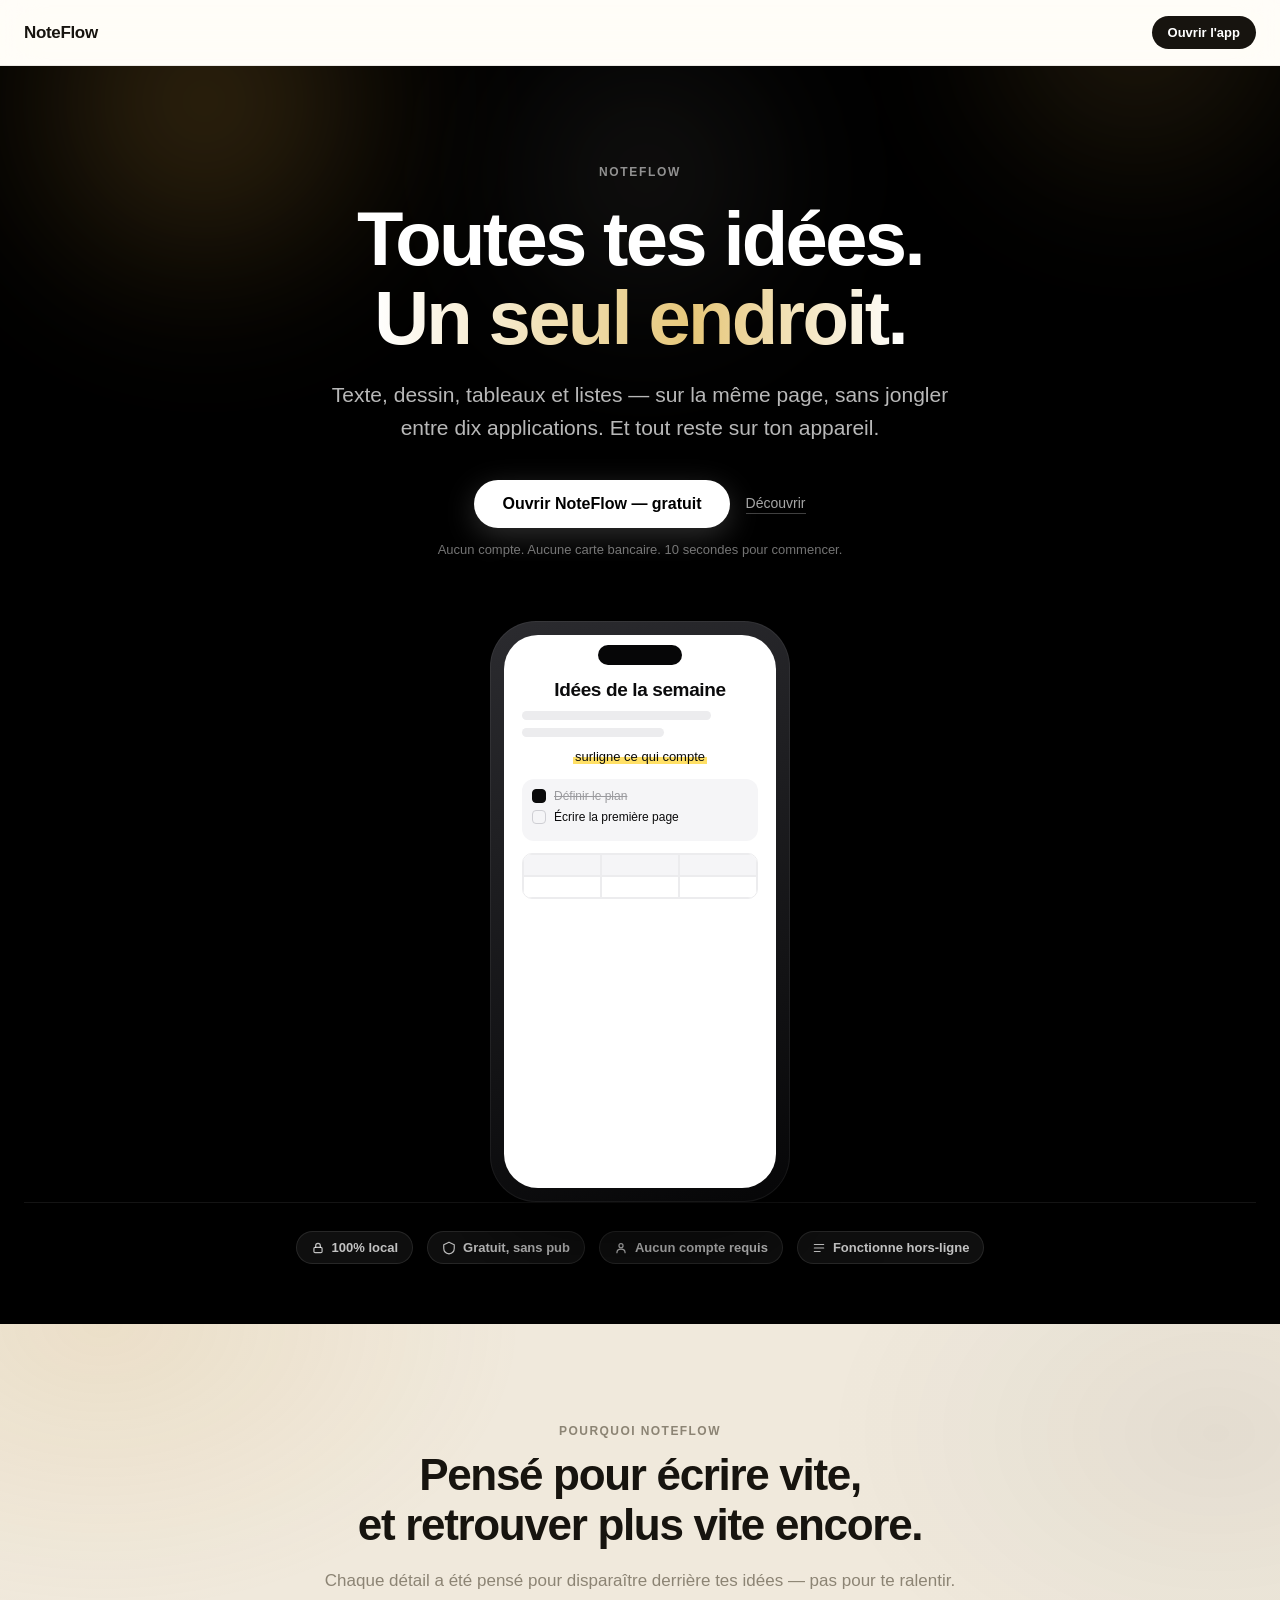
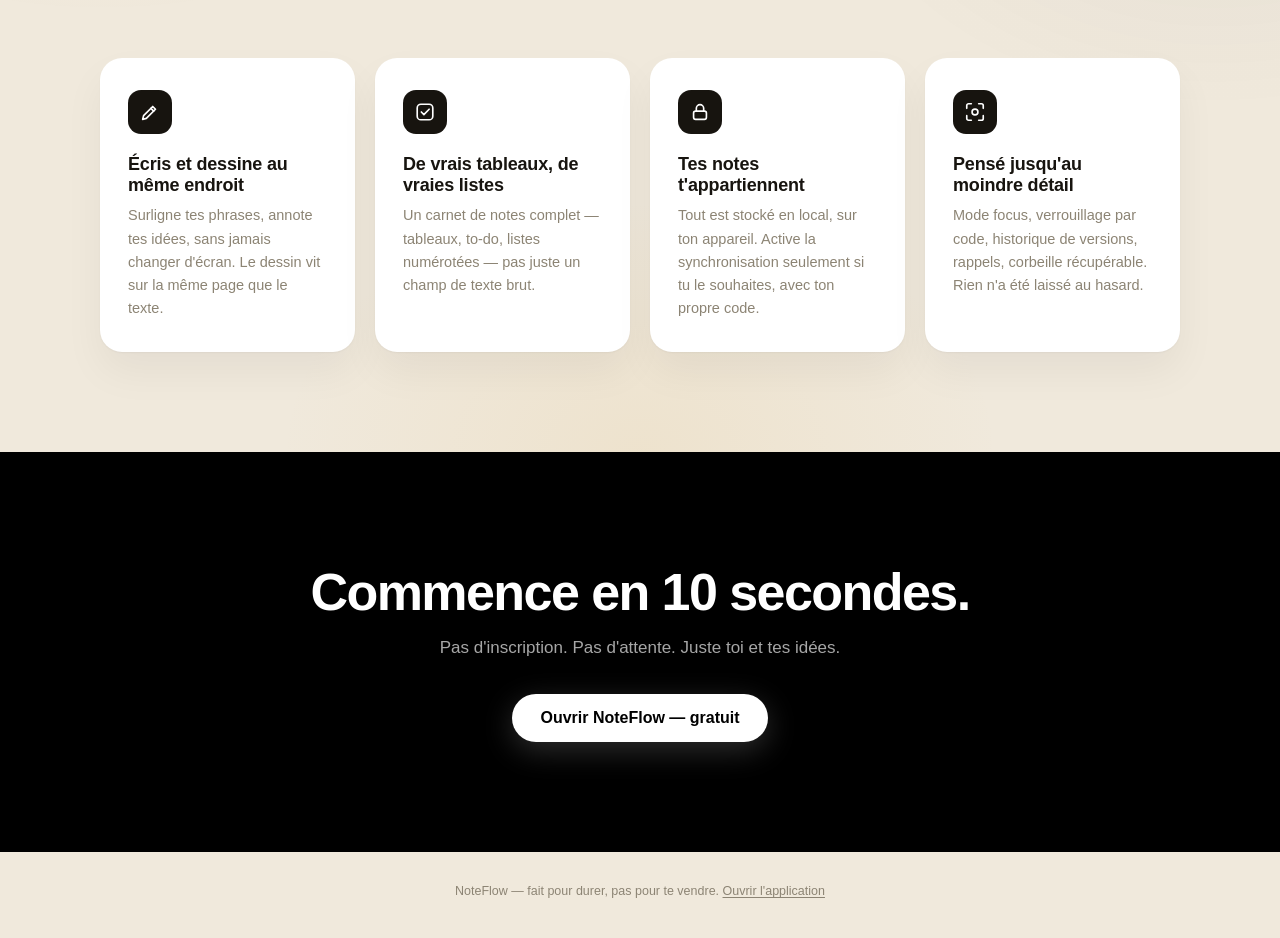
<file: index.html>
<!doctype html>
<html lang="fr">
<head>
<meta charset="UTF-8" />
<title>NoteFlow — Toutes tes idées. Un seul endroit.</title>
<meta name="description" content="Texte, dessin, tableaux et listes sur la même page. 100% local, gratuit, sans compte." />
<meta name="viewport" content="width=device-width, initial-scale=1" />
<link rel="canonical" href="./" />
<link rel="apple-touch-icon" href="noteflow/icons/icon-180.png" />
<meta name="theme-color" content="#000000" />
<style>
  :root {
    --bg: #fffdf8;
    --ink: #17140f;
    --muted: #8c8474;
    --accent: #17140f;
    --gold: #c8963c;
    --line: rgba(23,20,15,0.08);
    --surface: #f0e9dc;
    --radius: 22px;
    --ease: cubic-bezier(0.16, 1, 0.3, 1);
  }
  * { box-sizing: border-box; }
  html { scroll-behavior: smooth; }
  body {
    margin: 0;
    font-family: -apple-system, "SF Pro Display", "SF Pro Text", "Helvetica Neue", Helvetica, Arial, sans-serif;
    color: var(--ink);
    background: var(--bg);
    -webkit-font-smoothing: antialiased;
  }
  a { color: inherit; }
  .wrap { max-width: 1120px; margin: 0 auto; padding: 0 24px; }

  /* --- Nav --- */
  nav.topnav {
    position: sticky;
    top: 0;
    z-index: 40;
    display: flex;
    align-items: center;
    justify-content: space-between;
    padding: 16px 24px;
    background: rgba(255,253,248,0.72);
    backdrop-filter: blur(20px) saturate(180%);
    -webkit-backdrop-filter: blur(20px) saturate(180%);
    border-bottom: 1px solid var(--line);
  }
  .brand { font-size: 17px; font-weight: 700; letter-spacing: -0.02em; }
  .nav-cta {
    display: inline-flex;
    align-items: center;
    gap: 6px;
    background: var(--ink);
    color: #fff;
    font-size: 13px;
    font-weight: 600;
    padding: 9px 16px;
    border-radius: 999px;
    text-decoration: none;
    transition: transform 0.2s var(--ease), opacity 0.2s var(--ease);
  }
  .nav-cta:hover { opacity: 0.82; transform: translateY(-1px); }

  /* --- Hero --- */
  .hero {
    position: relative;
    background: #000;
    color: #fff;
    overflow: hidden;
    padding: 96px 24px 0;
    isolation: isolate;
  }
  .hero-glow {
    position: absolute;
    inset: -20% -10% auto -10%;
    height: 780px;
    z-index: -1;
    pointer-events: none;
  }
  .hero-glow span {
    position: absolute;
    border-radius: 50%;
    filter: blur(70px);
    opacity: 0.55;
    animation: drift 24s ease-in-out infinite;
  }
  .g1 { width: 480px; height: 480px; left: 6%; top: 6%; background: radial-gradient(circle, rgba(200,150,60,0.55), transparent 70%); animation-duration: 28s; }
  .g2 { width: 420px; height: 420px; right: 4%; top: 0; background: radial-gradient(circle, rgba(217,169,77,0.35), transparent 70%); animation-duration: 34s; animation-delay: -8s; }
  .g3 { width: 380px; height: 380px; left: 38%; top: 22%; background: radial-gradient(circle, rgba(240,233,220,0.18), transparent 72%); animation-duration: 40s; animation-delay: -16s; }
  @keyframes drift {
    0% { transform: translate(0,0) scale(1); }
    33% { transform: translate(24px,16px) scale(1.06); }
    66% { transform: translate(-20px,20px) scale(0.96); }
    100% { transform: translate(0,0) scale(1); }
  }
  @media (prefers-reduced-motion: reduce) { .hero-glow span { animation: none; } }

  .hero-inner {
    max-width: 900px;
    margin: 0 auto;
    text-align: center;
    position: relative;
  }
  .eyebrow {
    display: inline-block;
    font-size: 12px;
    font-weight: 700;
    letter-spacing: 0.14em;
    text-transform: uppercase;
    color: rgba(255,255,255,0.55);
    margin-bottom: 20px;
    opacity: 0;
    animation: rise 0.7s var(--ease) forwards;
  }
  h1.hero-title {
    font-size: clamp(40px, 7vw, 76px);
    line-height: 1.04;
    font-weight: 800;
    letter-spacing: -0.035em;
    margin: 0 0 22px;
    opacity: 0;
    animation: rise 0.8s var(--ease) 0.08s forwards;
  }
  h1.hero-title em {
    font-style: normal;
    background: linear-gradient(90deg, #fff, #e6c77a 60%, #ffffff);
    -webkit-background-clip: text;
    background-clip: text;
    color: transparent;
  }
  .hero-sub {
    font-size: clamp(17px, 2.4vw, 21px);
    line-height: 1.55;
    color: rgba(255,255,255,0.72);
    max-width: 620px;
    margin: 0 auto 36px;
    font-weight: 400;
    opacity: 0;
    animation: rise 0.8s var(--ease) 0.16s forwards;
  }
  .hero-ctas {
    display: flex;
    align-items: center;
    justify-content: center;
    gap: 16px;
    flex-wrap: wrap;
    margin-bottom: 14px;
    opacity: 0;
    animation: rise 0.8s var(--ease) 0.24s forwards;
  }
  .btn-primary {
    display: inline-flex;
    align-items: center;
    gap: 8px;
    background: #fff;
    color: #000;
    font-size: 16px;
    font-weight: 700;
    padding: 15px 28px;
    border-radius: 999px;
    text-decoration: none;
    box-shadow: 0 8px 30px rgba(255,255,255,0.18);
    transition: transform 0.2s var(--ease), box-shadow 0.2s var(--ease);
  }
  .btn-primary:hover { transform: translateY(-2px) scale(1.02); box-shadow: 0 12px 40px rgba(255,255,255,0.28); }
  .btn-primary:active { transform: translateY(0) scale(0.98); }
  .btn-ghost {
    font-size: 14px;
    font-weight: 500;
    color: rgba(255,255,255,0.65);
    text-decoration: none;
    border-bottom: 1px solid rgba(255,255,255,0.25);
    padding-bottom: 2px;
    transition: color 0.2s var(--ease);
  }
  .btn-ghost:hover { color: #fff; }
  .hero-note {
    font-size: 13px;
    color: rgba(255,255,255,0.45);
    margin-bottom: 64px;
    opacity: 0;
    animation: rise 0.8s var(--ease) 0.3s forwards;
  }
  @keyframes rise {
    from { opacity: 0; transform: translateY(14px); }
    to { opacity: 1; transform: translateY(0); }
  }

  /* --- Device mockup --- */
  .device-stage {
    display: flex;
    justify-content: center;
    padding: 0 0 0;
    opacity: 0;
    animation: rise 1s var(--ease) 0.36s forwards;
  }
  .phone {
    width: 300px;
    border-radius: 46px;
    background: linear-gradient(160deg, #2b2b2f, #060607);
    padding: 14px;
    box-shadow: 0 40px 90px rgba(0,0,0,0.55), 0 0 0 1px rgba(255,255,255,0.06) inset;
  }
  .phone-screen {
    background: #fff;
    border-radius: 34px;
    overflow: hidden;
    position: relative;
    aspect-ratio: 300 / 610;
  }
  .phone-notch {
    position: absolute;
    top: 10px;
    left: 50%;
    transform: translateX(-50%);
    width: 84px;
    height: 20px;
    background: #060607;
    border-radius: 12px;
    z-index: 5;
  }
  .mock-page { padding: 44px 18px 18px; font-family: inherit; }
  .mock-title { font-size: 19px; font-weight: 800; letter-spacing: -0.02em; margin-bottom: 10px; color: #0b0b0c; }
  .mock-line { height: 9px; border-radius: 5px; background: #ececee; margin-bottom: 8px; }
  .mock-line.w80 { width: 80%; }
  .mock-line.w60 { width: 60%; }
  .mock-hl { background: linear-gradient(transparent 55%, #ffe066 55%); display: inline; padding: 0 2px; font-size: 13px; color: #0b0b0c; }
  .mock-card { margin-top: 14px; padding: 10px; border-radius: 12px; background: #f5f5f7; }
  .mock-check { display: flex; align-items: center; gap: 8px; font-size: 12px; color: #0b0b0c; margin-bottom: 7px; }
  .mock-box { width: 14px; height: 14px; border-radius: 4px; border: 1.5px solid #cfcfd4; flex-shrink: 0; }
  .mock-box.on { background: #0b0b0c; border-color: #0b0b0c; }
  .mock-strike { text-decoration: line-through; color: #9a9a9e; }
  .mock-table { margin-top: 12px; border-radius: 10px; overflow: hidden; border: 1px solid #ececee; }
  .mock-table .row { display: flex; }
  .mock-table .cell { flex: 1; height: 22px; border: 1px solid #ececee; }
  .mock-table .row:first-child .cell { background: #f5f5f7; }

  /* --- Trust bar --- */
  .trustbar {
    background: #000;
    border-top: 1px solid rgba(255,255,255,0.08);
    padding: 28px 24px 60px;
  }
  .trust-row {
    display: flex;
    flex-wrap: wrap;
    justify-content: center;
    gap: 14px;
    max-width: 900px;
    margin: 0 auto;
  }
  .trust-chip {
    display: inline-flex;
    align-items: center;
    gap: 7px;
    font-size: 13px;
    font-weight: 600;
    color: rgba(255,255,255,0.75);
    background: rgba(255,255,255,0.06);
    border: 1px solid rgba(255,255,255,0.1);
    padding: 8px 14px;
    border-radius: 999px;
  }
  .trust-chip svg { width: 14px; height: 14px; stroke: currentColor; fill: none; stroke-width: 2; stroke-linecap: round; stroke-linejoin: round; }

  /* --- Features --- */
  .features {
    position: relative;
    background: var(--surface);
    padding: 100px 24px;
    overflow: hidden;
  }
  .features::before {
    content: "";
    position: absolute;
    inset: 0;
    z-index: 0;
    background:
      radial-gradient(700px 480px at 8% 0%, rgba(200,150,60,0.12), transparent 60%),
      radial-gradient(650px 460px at 95% 15%, rgba(23,20,15,0.06), transparent 60%),
      radial-gradient(600px 420px at 50% 100%, rgba(217,169,77,0.10), transparent 60%);
  }
  .features > * { position: relative; z-index: 1; }
  .section-head { text-align: center; max-width: 640px; margin: 0 auto 64px; }
  .section-eyebrow { font-size: 12px; font-weight: 700; letter-spacing: 0.12em; text-transform: uppercase; color: var(--muted); margin-bottom: 12px; }
  .section-title { font-size: clamp(30px, 4vw, 44px); font-weight: 800; letter-spacing: -0.03em; margin: 0 0 14px; }
  .section-sub { font-size: 17px; color: var(--muted); line-height: 1.6; }

  .grid { display: grid; grid-template-columns: repeat(auto-fit, minmax(250px, 1fr)); gap: 20px; max-width: 1080px; margin: 0 auto; }
  .card {
    background: #fff;
    border-radius: var(--radius);
    padding: 32px 28px;
    box-shadow: 0 1px 2px rgba(0,0,0,0.04), 0 20px 40px rgba(0,0,0,0.05);
    opacity: 0;
    transform: translateY(18px);
    transition: opacity 0.6s var(--ease), transform 0.6s var(--ease), box-shadow 0.25s var(--ease);
  }
  .card.in { opacity: 1; transform: translateY(0); }
  .card:hover { box-shadow: 0 4px 10px rgba(0,0,0,0.06), 0 30px 60px rgba(0,0,0,0.09); }
  .card-icon {
    width: 44px; height: 44px;
    display: flex; align-items: center; justify-content: center;
    border-radius: 13px;
    background: var(--ink);
    color: #fff;
    margin-bottom: 20px;
  }
  .card-icon svg { width: 22px; height: 22px; stroke: currentColor; fill: none; stroke-width: 1.8; stroke-linecap: round; stroke-linejoin: round; }
  .card h3 { font-size: 18px; font-weight: 700; letter-spacing: -0.01em; margin: 0 0 8px; }
  .card p { font-size: 14.5px; color: var(--muted); line-height: 1.6; margin: 0; }

  /* --- Closing CTA --- */
  .closing {
    background: #000;
    color: #fff;
    text-align: center;
    padding: 110px 24px;
    position: relative;
    overflow: hidden;
  }
  .closing h2 {
    font-size: clamp(32px, 5vw, 52px);
    font-weight: 800;
    letter-spacing: -0.03em;
    margin: 0 0 16px;
  }
  .closing p { font-size: 17px; color: rgba(255,255,255,0.65); margin: 0 0 36px; }

  footer {
    padding: 32px 24px 40px;
    text-align: center;
    font-size: 12.5px;
    color: var(--muted);
    background: var(--surface);
  }
  footer a { text-decoration: underline; text-underline-offset: 2px; }
</style>
</head>
<body>

<nav class="topnav">
  <span class="brand">NoteFlow</span>
  <a class="nav-cta" href="noteflow/">Ouvrir l'app</a>
</nav>

<header class="hero">
  <div class="hero-glow" aria-hidden="true">
    <span class="g1"></span><span class="g2"></span><span class="g3"></span>
  </div>
  <div class="hero-inner">
    <span class="eyebrow">NoteFlow</span>
    <h1 class="hero-title">Toutes tes idées.<br><em>Un seul endroit.</em></h1>
    <p class="hero-sub">Texte, dessin, tableaux et listes — sur la même page, sans jongler entre dix applications. Et tout reste sur ton appareil.</p>
    <div class="hero-ctas">
      <a class="btn-primary" href="noteflow/">
        Ouvrir NoteFlow — gratuit
      </a>
      <a class="btn-ghost" href="#fonctionnalites">Découvrir</a>
    </div>
    <p class="hero-note">Aucun compte. Aucune carte bancaire. 10 secondes pour commencer.</p>
    <div class="device-stage">
      <div class="phone">
        <div class="phone-screen">
          <div class="phone-notch"></div>
          <div class="mock-page">
            <div class="mock-title">Idées de la semaine</div>
            <div class="mock-line w80"></div>
            <div class="mock-line w60"></div>
            <div style="margin: 10px 0;"><span class="mock-hl">surligne ce qui compte</span></div>
            <div class="mock-card">
              <div class="mock-check"><span class="mock-box on"></span><span class="mock-strike">Définir le plan</span></div>
              <div class="mock-check"><span class="mock-box"></span><span>Écrire la première page</span></div>
            </div>
            <div class="mock-table">
              <div class="row"><div class="cell"></div><div class="cell"></div><div class="cell"></div></div>
              <div class="row"><div class="cell"></div><div class="cell"></div><div class="cell"></div></div>
            </div>
          </div>
        </div>
      </div>
    </div>
  </div>

  <div class="trustbar">
    <div class="trust-row">
      <span class="trust-chip"><svg viewBox="0 0 24 24"><rect x="5" y="11" width="14" height="9" rx="2"/><path d="M8 11V8a4 4 0 018 0v3"/></svg>100% local</span>
      <span class="trust-chip"><svg viewBox="0 0 24 24"><path d="M12 2l9 4.5v6c0 5-3.6 8.7-9 9.5-5.4-.8-9-4.5-9-9.5v-6z"/></svg>Gratuit, sans pub</span>
      <span class="trust-chip"><svg viewBox="0 0 24 24"><circle cx="12" cy="8" r="3.5"/><path d="M5 20c0-3.5 3-6 7-6s7 2.5 7 6"/></svg>Aucun compte requis</span>
      <span class="trust-chip"><svg viewBox="0 0 24 24"><path d="M4 12h16M4 6h16M4 18h10"/></svg>Fonctionne hors-ligne</span>
    </div>
  </div>
</header>

<section class="features" id="fonctionnalites">
  <div class="section-head">
    <div class="section-eyebrow">Pourquoi NoteFlow</div>
    <h2 class="section-title">Pensé pour écrire vite,<br>et retrouver plus vite encore.</h2>
    <p class="section-sub">Chaque détail a été pensé pour disparaître derrière tes idées — pas pour te ralentir.</p>
  </div>
  <div class="grid" id="feature-grid">
    <div class="card">
      <div class="card-icon"><svg viewBox="0 0 24 24"><path d="M4 20l1-4L15 6l3 3-10 10-4 1z"/><path d="M13 8l3 3"/></svg></div>
      <h3>Écris et dessine au même endroit</h3>
      <p>Surligne tes phrases, annote tes idées, sans jamais changer d'écran. Le dessin vit sur la même page que le texte.</p>
    </div>
    <div class="card">
      <div class="card-icon"><svg viewBox="0 0 24 24"><rect x="3.5" y="3.5" width="17" height="17" rx="4"/><path d="M8 12l2.8 2.8L16.5 9"/></svg></div>
      <h3>De vrais tableaux, de vraies listes</h3>
      <p>Un carnet de notes complet — tableaux, to-do, listes numérotées — pas juste un champ de texte brut.</p>
    </div>
    <div class="card">
      <div class="card-icon"><svg viewBox="0 0 24 24"><rect x="5" y="11" width="14" height="9" rx="2.2"/><path d="M8 11V8a4 4 0 018 0v3"/></svg></div>
      <h3>Tes notes t'appartiennent</h3>
      <p>Tout est stocké en local, sur ton appareil. Active la synchronisation seulement si tu le souhaites, avec ton propre code.</p>
    </div>
    <div class="card">
      <div class="card-icon"><svg viewBox="0 0 24 24"><path d="M8 3H5a2 2 0 00-2 2v3M16 3h3a2 2 0 012 2v3M16 21h3a2 2 0 002-2v-3M8 21H5a2 2 0 01-2-2v-3"/><circle cx="12" cy="12" r="3.2"/></svg></div>
      <h3>Pensé jusqu'au moindre détail</h3>
      <p>Mode focus, verrouillage par code, historique de versions, rappels, corbeille récupérable. Rien n'a été laissé au hasard.</p>
    </div>
  </div>
</section>

<section class="closing">
  <h2>Commence en 10 secondes.</h2>
  <p>Pas d'inscription. Pas d'attente. Juste toi et tes idées.</p>
  <a class="btn-primary" href="noteflow/">Ouvrir NoteFlow — gratuit</a>
</section>

<footer>
  NoteFlow — fait pour durer, pas pour te vendre. <a href="noteflow/">Ouvrir l'application</a>
</footer>

<script>
  var cards = document.querySelectorAll('.card');
  if ('IntersectionObserver' in window) {
    var io = new IntersectionObserver(function (entries) {
      entries.forEach(function (entry) {
        if (entry.isIntersecting) {
          entry.target.classList.add('in');
          io.unobserve(entry.target);
        }
      });
    }, { threshold: 0.15 });
    cards.forEach(function (c) { io.observe(c); });
  } else {
    cards.forEach(function (c) { c.classList.add('in'); });
  }
</script>

</body>
</html>
</file>
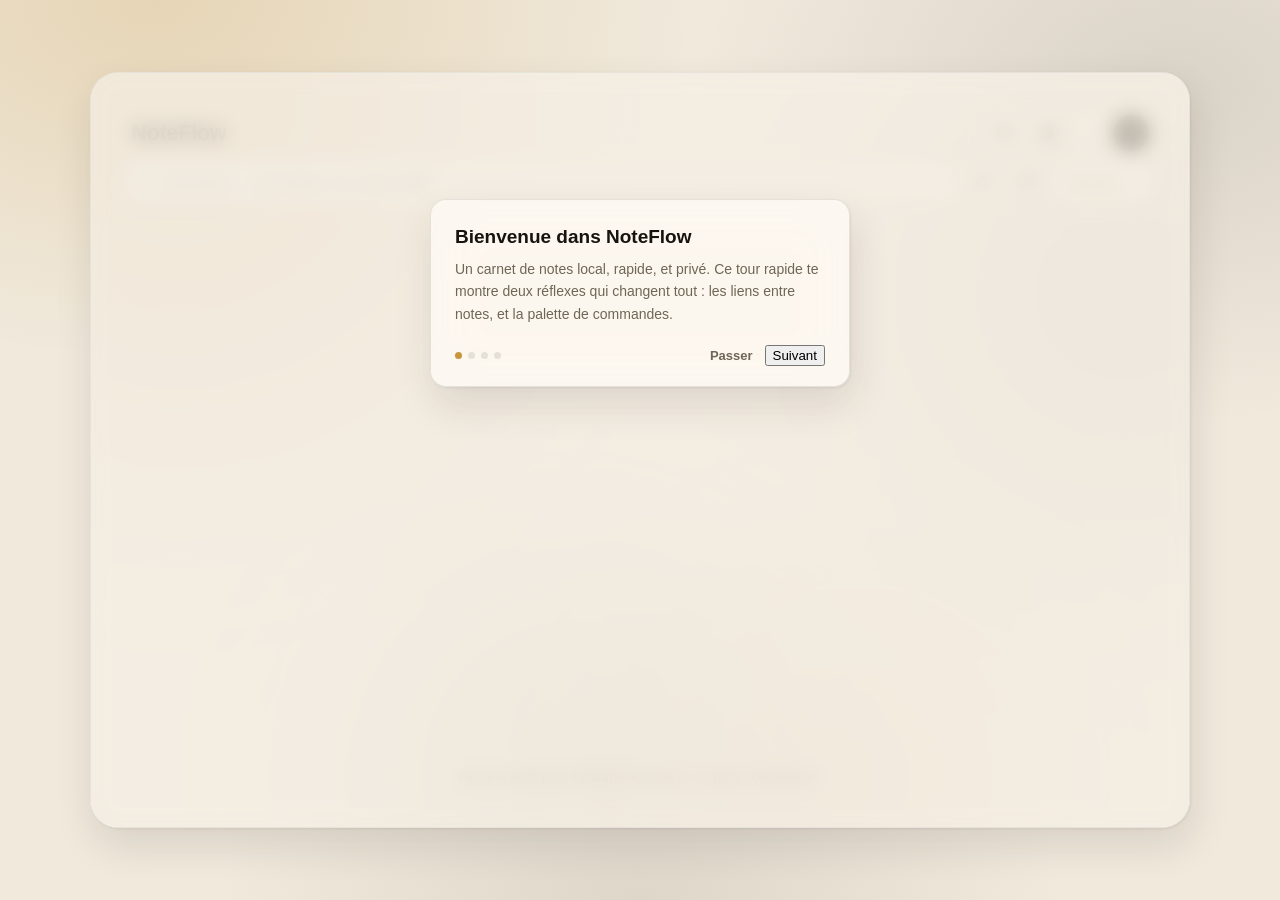
<file: noteflow/index.html>
<!doctype html>
<html lang="fr">
<head>
<meta charset="UTF-8" />
<title>NoteFlow</title>
<meta name="viewport" content="width=device-width, initial-scale=1, viewport-fit=cover" />
<meta name="theme-color" content="#0d0c0a" media="(prefers-color-scheme: dark)" />
<meta name="theme-color" content="#f0e9dc" media="(prefers-color-scheme: light)" />
<meta name="apple-mobile-web-app-capable" content="yes" />
<meta name="apple-mobile-web-app-status-bar-style" content="black-translucent" />
<meta name="apple-mobile-web-app-title" content="NoteFlow" />
<link rel="apple-touch-icon" href="icons/icon-180.png" />
<link rel="manifest" href="manifest.json" />
<link rel="stylesheet" href="style.css" />
</head>
<body>

<svg width="0" height="0" style="position:absolute" aria-hidden="true">
  <defs>
    <symbol id="icon-download" viewBox="0 0 24 24"><path d="M12 3v11m0 0l-3.5-3.5M12 14l3.5-3.5"/><path d="M5 17v2a2 2 0 002 2h10a2 2 0 002-2v-2"/></symbol>
    <symbol id="icon-share" viewBox="0 0 24 24"><circle cx="18" cy="5.5" r="2.5"/><circle cx="6" cy="12" r="2.5"/><circle cx="18" cy="18.5" r="2.5"/><path d="M8.2 10.8l7.6-4.6M8.2 13.2l7.6 4.6"/></symbol>
    <symbol id="icon-upload" viewBox="0 0 24 24"><path d="M12 14V3m0 0l-3.5 3.5M12 3l3.5 3.5"/><path d="M5 17v2a2 2 0 002 2h10a2 2 0 002-2v-2"/></symbol>
    <symbol id="icon-cloud" viewBox="0 0 24 24"><path d="M7 18h10a4 4 0 000-8 5.5 5.5 0 00-10.6-1.7A4.5 4.5 0 007 18z"/></symbol>
    <symbol id="icon-sun" viewBox="0 0 24 24"><circle cx="12" cy="12" r="4"/><path d="M12 2.5v2.5M12 19v2.5M4.6 4.6l1.8 1.8M17.6 17.6l1.8 1.8M2.5 12H5M19 12h2.5M4.6 19.4l1.8-1.8M17.6 6.4l1.8-1.8"/></symbol>
    <symbol id="icon-moon" viewBox="0 0 24 24"><path d="M20 14.2A8.5 8.5 0 119.8 4 7 7 0 0020 14.2z"/></symbol>
    <symbol id="icon-contrast" viewBox="0 0 24 24"><circle cx="12" cy="12" r="8.5"/><path d="M12 3.5a8.5 8.5 0 010 17z" fill="currentColor" stroke="none"/></symbol>
    <symbol id="icon-sound" viewBox="0 0 24 24"><path d="M4 9.5v5h4l5 4V5.5l-5 4H4z"/><path d="M17 9a4.5 4.5 0 010 6"/></symbol>
    <symbol id="icon-plus" viewBox="0 0 24 24"><path d="M12 5v14M5 12h14"/></symbol>
    <symbol id="icon-close" viewBox="0 0 24 24"><path d="M6 6l12 12M18 6L6 18"/></symbol>
    <symbol id="icon-search" viewBox="0 0 24 24"><circle cx="10.5" cy="10.5" r="6.5"/><path d="M20 20l-4.8-4.8"/></symbol>
    <symbol id="icon-back" viewBox="0 0 24 24"><path d="M15 5l-7 7 7 7"/></symbol>
    <symbol id="icon-focus" viewBox="0 0 24 24"><path d="M8 3H5a2 2 0 00-2 2v3M16 3h3a2 2 0 012 2v3M16 21h3a2 2 0 002-2v-3M8 21H5a2 2 0 01-2-2v-3"/><circle cx="12" cy="12" r="3.2"/></symbol>
    <symbol id="icon-bell" viewBox="0 0 24 24"><path d="M6 9a6 6 0 1112 0c0 4.2 1.4 5.6 2 6.2H4c.6-.6 2-2 2-6.2z"/><path d="M9.5 18.5a2.5 2.5 0 005 0"/></symbol>
    <symbol id="icon-clock" viewBox="0 0 24 24"><circle cx="12" cy="12" r="8.5"/><path d="M12 7.5V12l3 2"/></symbol>
    <symbol id="icon-lock-open" viewBox="0 0 24 24"><rect x="5" y="11" width="14" height="9" rx="2.2"/><path d="M8 11V8a4 4 0 017.6-1.8"/></symbol>
    <symbol id="icon-lock-closed" viewBox="0 0 24 24"><rect x="5" y="11" width="14" height="9" rx="2.2"/><path d="M8 11V8a4 4 0 018 0v3"/></symbol>
    <symbol id="icon-pin" viewBox="0 0 24 24"><path d="M12 2.5a3.2 3.2 0 013.2 3.2c0 1-.4 1.9-1 2.8l2.8 3.8h-4v6l-1 3.2-1-3.2v-6h-4l2.8-3.8c-.6-.9-1-1.8-1-2.8A3.2 3.2 0 0112 2.5z"/></symbol>
    <symbol id="icon-star" viewBox="0 0 24 24"><path d="M12 3.5l2.6 5.4 5.9.7-4.3 4.1 1.1 5.9L12 16.7l-5.3 2.9 1.1-5.9-4.3-4.1 5.9-.7z"/></symbol>
    <symbol id="icon-duplicate" viewBox="0 0 24 24"><rect x="9" y="9" width="11" height="11" rx="2.2"/><path d="M5 15V5a2 2 0 012-2h10"/></symbol>
    <symbol id="icon-trash" viewBox="0 0 24 24"><path d="M4 7h16M9.5 7V5a1.2 1.2 0 011.2-1.2h2.6A1.2 1.2 0 0114.5 5v2M6.5 7l1 12.2A1.6 1.6 0 009.1 21h5.8a1.6 1.6 0 001.6-1.8L17.5 7"/><path d="M10 11v6M14 11v6"/></symbol>
    <symbol id="icon-pencil" viewBox="0 0 24 24"><path d="M4 20l.9-3.8L15.6 5.5l3.9 3.9L8.8 20.1 4 20z"/><path d="M13.7 7.4l3.9 3.9"/></symbol>
    <symbol id="icon-brush" viewBox="0 0 24 24"><path d="M17.5 2.8a2.9 2.9 0 014.1 4.1L11.3 17.2l-5.1 1 1-5.1z"/><path d="M9.5 14.5c-1.5 1-1 3.5-3.5 4.7 2.6 1 5.5.3 6.7-1.6"/></symbol>
    <symbol id="icon-highlighter" viewBox="0 0 24 24"><path d="M4 20l1-4L15 6l3 3-10 10-4 1z"/><path d="M13 8l3 3"/><path d="M4 20h5"/></symbol>
    <symbol id="icon-eraser" viewBox="0 0 24 24"><path d="M16.5 3.5l4.5 4.5-9.5 9.5H7l-4-4z"/><path d="M9.5 21h9.5"/></symbol>
    <symbol id="icon-undo" viewBox="0 0 24 24"><path d="M7.5 7L3.5 11l4 4"/><path d="M3.5 11H14a6 6 0 110 12h-1.5"/></symbol>
    <symbol id="icon-checklist" viewBox="0 0 24 24"><rect x="3.5" y="3.5" width="17" height="17" rx="4"/><path d="M8 12l2.8 2.8L16.5 9"/></symbol>
    <symbol id="icon-more" viewBox="0 0 24 24"><circle cx="5" cy="12" r="1.6" fill="currentColor" stroke="none"/><circle cx="12" cy="12" r="1.6" fill="currentColor" stroke="none"/><circle cx="19" cy="12" r="1.6" fill="currentColor" stroke="none"/></symbol>
    <symbol id="icon-archive" viewBox="0 0 24 24"><rect x="3.5" y="4.5" width="17" height="4.5" rx="1.4"/><path d="M4.5 9v9a1.6 1.6 0 001.6 1.6h11.8A1.6 1.6 0 0019.5 18V9"/><path d="M10 13.2h4"/></symbol>
    <symbol id="icon-unarchive" viewBox="0 0 24 24"><rect x="3.5" y="4.5" width="17" height="4.5" rx="1.4"/><path d="M4.5 9v9a1.6 1.6 0 001.6 1.6h11.8A1.6 1.6 0 0019.5 18V9"/><path d="M12 16.5v-4M9.8 14.7l2.2-2.2 2.2 2.2"/></symbol>
    <symbol id="icon-link" viewBox="0 0 24 24"><path d="M9.5 14.5l5-5"/><path d="M8 16.8l-1.4 1.4a3.5 3.5 0 01-5-5L5 9.6a3.5 3.5 0 015-5l1.2 1.2M16 7.2l1.4-1.4a3.5 3.5 0 015 5L19 14.4a3.5 3.5 0 01-5 5l-1.2-1.2"/></symbol>
    <symbol id="icon-image" viewBox="0 0 24 24"><rect x="3.5" y="4.5" width="17" height="15" rx="2.2"/><circle cx="9" cy="10" r="1.7"/><path d="M4 17l5.5-5.5a2 2 0 012.8 0L20 19"/></symbol>
    <symbol id="icon-mic" viewBox="0 0 24 24"><rect x="9" y="3" width="6" height="11" rx="3"/><path d="M6 11a6 6 0 0012 0"/><path d="M12 17v4M9 21h6"/></symbol>
    <symbol id="icon-print" viewBox="0 0 24 24"><path d="M7 8.5V4h10v4.5"/><rect x="4.5" y="8.5" width="15" height="8" rx="1.6"/><path d="M7 15.5h10V20H7z"/></symbol>
    <symbol id="icon-palette" viewBox="0 0 24 24"><path d="M12 3.5a8.5 8.5 0 100 17c1 0 1.6-.7 1.6-1.5 0-.4-.2-.8-.2-1.2 0-.7.6-1.3 1.3-1.3H16a3 3 0 003-3c0-5.5-3.5-9-7-9z"/><circle cx="8" cy="12" r="1" fill="currentColor" stroke="none"/><circle cx="9.5" cy="8" r="1" fill="currentColor" stroke="none"/><circle cx="14.5" cy="8" r="1" fill="currentColor" stroke="none"/></symbol>
    <symbol id="icon-page" viewBox="0 0 24 24"><rect x="5" y="3.5" width="14" height="17" rx="1.6"/><path d="M8.5 8.5h7M8.5 12h7M8.5 15.5h4"/></symbol>
    <symbol id="icon-ocr" viewBox="0 0 24 24"><rect x="3.5" y="5.5" width="17" height="13" rx="2"/><circle cx="9" cy="12" r="2.3"/><path d="M13.5 9.5h4M13.5 12h4M13.5 14.5h2.5"/></symbol>
    <symbol id="icon-qrcode" viewBox="0 0 24 24"><rect x="3.5" y="3.5" width="6" height="6"/><rect x="14.5" y="3.5" width="6" height="6"/><rect x="3.5" y="14.5" width="6" height="6"/><path d="M14.5 14.5h2.7v2.7h-2.7zM19 14.5h1.5v1.5M14.5 19h1.5v1.5M19 19h1.5v1.5"/></symbol>
  </defs>
</svg>

<div class="app" id="app">
  <div class="mesh-bg" aria-hidden="true">
    <span class="mesh-blob mesh-1"></span>
    <span class="mesh-blob mesh-2"></span>
    <span class="mesh-blob mesh-3"></span>
    <span class="mesh-blob mesh-4"></span>
  </div>
  <!-- List screen -->
  <section id="list-screen" class="screen active">
    <header class="topbar">
      <div class="topbar-title">
        <h1>NoteFlow</h1>
        <span id="streak-badge" class="streak-badge hidden" title="Jours consécutifs d'activité"></span>
      </div>
      <div class="topbar-actions">
        <input id="import-input" type="file" accept="application/json,.json,.ics,.vcf,.noteflow,.md" class="hidden" multiple />
        <button id="cmdk-btn" class="icon-btn cmdk-trigger" type="button" title="Palette de commandes (⌘K)" aria-label="Palette de commandes">⌘K</button>
        <button id="conflict-btn" class="icon-btn cmdk-trigger hidden" type="button" title="Conflits de synchronisation en attente" aria-label="Conflits de synchronisation en attente"></button>
        <button id="theme-toggle" class="icon-btn" type="button" title="Thème" aria-label="Changer de thème"><svg class="icon"><use href="#icon-contrast"/></svg></button>
        <div class="menu-wrap">
          <button id="list-menu-btn" class="icon-btn" type="button" title="Plus d'options" aria-label="Plus d'options" aria-haspopup="true"><svg class="icon"><use href="#icon-more"/></svg></button>
          <div id="list-menu" class="menu-panel hidden">
            <button class="menu-item" id="export-btn" type="button"><svg class="icon"><use href="#icon-download"/></svg>Exporter les notes</button>
            <button class="menu-item" id="export-markdown-folder-btn" type="button"><svg class="icon"><use href="#icon-download"/></svg>Exporter vers un dossier (Markdown)</button>
            <button class="menu-item" id="import-btn" type="button"><svg class="icon"><use href="#icon-upload"/></svg>Importer des notes</button>
            <button class="menu-item" id="sync-toggle" type="button"><svg class="icon"><use href="#icon-cloud"/></svg>Synchronisation</button>
            <button class="menu-item" id="local-backup-toggle" type="button"><svg class="icon"><use href="#icon-download"/></svg>Sauvegarde automatique locale</button>
            <button class="menu-item" id="webdav-toggle" type="button"><svg class="icon"><use href="#icon-cloud"/></svg>Synchronisation WebDAV</button>
            <button class="menu-item" id="journal-today-btn" type="button"><svg class="icon"><use href="#icon-clock"/></svg>Note du jour</button>
            <button class="menu-item" id="journal-calendar-btn" type="button"><svg class="icon"><use href="#icon-clock"/></svg>Calendrier du journal</button>
            <div class="menu-sep"></div>
            <button class="menu-item" id="select-mode-btn" type="button"><svg class="icon"><use href="#icon-checklist"/></svg>Sélection multiple</button>
            <button class="menu-item" id="manage-tags-btn" type="button"><svg class="icon"><use href="#icon-star"/></svg>Gérer les tags</button>
            <button class="menu-item" id="manage-snippets-btn" type="button"><svg class="icon"><use href="#icon-pencil"/></svg>Abréviations</button>
            <button class="menu-item" id="hygiene-btn" type="button"><svg class="icon"><use href="#icon-checklist"/></svg>Hygiène du carnet</button>
            <button class="menu-item" id="shortcuts-btn" type="button"><svg class="icon"><use href="#icon-pencil"/></svg>Raccourcis clavier</button>
            <button class="menu-item" id="replay-onboarding-btn" type="button"><svg class="icon"><use href="#icon-star"/></svg>Revoir le tutoriel</button>
            <button class="menu-item" id="graph-view-btn" type="button"><svg class="icon"><use href="#icon-link"/></svg>Vue graphe</button>
            <button class="menu-item" id="tasks-view-btn" type="button"><svg class="icon"><use href="#icon-checklist"/></svg>Toutes les tâches</button>
            <button class="menu-item" id="kanban-view-btn" type="button"><svg class="icon"><use href="#icon-page"/></svg>Vue Kanban</button>
            <button class="menu-item" id="vaults-btn" type="button"><svg class="icon"><use href="#icon-archive"/></svg>Espaces de travail<span id="vaults-btn-current" class="menu-item-sub"></span></button>
            <button class="menu-item" id="whiteboard-btn" type="button"><svg class="icon"><use href="#icon-pencil"/></svg>Tableau blanc</button>
            <button class="menu-item" id="templates-btn" type="button"><svg class="icon"><use href="#icon-duplicate"/></svg>Nouvelle note depuis un modèle</button>
            <button class="menu-item" id="manage-templates-btn" type="button"><svg class="icon"><use href="#icon-duplicate"/></svg>Gérer les modèles</button>
            <button class="menu-item" id="sound-toggle-btn" type="button"><svg class="icon"><use href="#icon-sound"/></svg>Sons</button>
            <button class="menu-item" id="contrast-toggle-btn" type="button"><svg class="icon"><use href="#icon-contrast"/></svg>Contraste renforcé</button>
            <div class="menu-sep"></div>
            <button class="menu-item" id="view-archive-btn" type="button"><svg class="icon"><use href="#icon-archive"/></svg>Archives</button>
            <button class="menu-item" id="view-trash-btn" type="button"><svg class="icon"><use href="#icon-trash"/></svg>Corbeille</button>
          </div>
        </div>
        <button id="new-note-btn" class="icon-btn primary" type="button" title="Nouvelle note" aria-label="Nouvelle note"><svg class="icon"><use href="#icon-plus"/></svg></button>
      </div>
    </header>

    <div id="view-banner" class="view-banner hidden">
      <span id="view-banner-title"></span>
      <button id="view-banner-close" type="button" class="link-btn">Retour aux notes</button>
    </div>

    <div id="selection-bar" class="view-banner selection-bar hidden">
      <span id="selection-count">0 sélectionnée(s)</span>
      <div class="selection-actions">
        <button id="sel-archive-btn" type="button" class="link-btn">Archiver</button>
        <button id="sel-move-btn" type="button" class="link-btn">Déplacer</button>
        <button id="sel-delete-btn" type="button" class="link-btn danger">Supprimer</button>
        <button id="sel-cancel-btn" type="button" class="link-btn">Annuler</button>
      </div>
    </div>

    <div id="sync-panel" class="sync-panel hidden">
      <p id="sync-status" class="sync-status">Synchronisation non configurée</p>
      <label class="sync-label">Configuration Firebase (JSON)
        <textarea id="sync-config-input" class="sync-textarea" placeholder='{"apiKey": "...", "authDomain": "...", "projectId": "...", ...}'></textarea>
      </label>
      <label class="sync-label">Code de synchronisation (le même sur tous tes appareils)
        <input id="sync-code-input" type="text" class="sync-code-input" placeholder="ex: mon-code-secret-123" autocomplete="off" />
      </label>
      <label class="sync-label">Phrase secrète de chiffrement (jamais envoyée à Firebase, la même sur tous tes appareils)
        <input id="sync-passphrase-input" type="password" class="sync-code-input" placeholder="Phrase secrète E2EE" autocomplete="off" />
      </label>
      <p class="panel-hint">Tes notes sont chiffrées sur cet appareil avant d'être envoyées : Firebase ne voit jamais leur contenu en clair. Sans cette phrase, personne (y compris nous) ne peut les lire.</p>
      <div class="sync-actions">
        <button id="sync-save-btn" type="button">Activer la synchronisation</button>
        <button id="sync-disable-btn" type="button" class="link-btn">Désactiver</button>
      </div>
    </div>

    <div id="local-backup-panel" class="sync-panel hidden">
      <p id="local-backup-status" class="sync-status">Sauvegarde automatique locale non configurée</p>
      <p class="panel-hint">Choisis un dossier sur ton disque (ou un dossier synchronisé par iCloud Drive / Google Drive / Dropbox) : NoteFlow y lit et y écrit un fichier de synchronisation à chaque sauvegarde, en plus d'un export horodaté. Choisis le même dossier synchronisé sur chaque appareil pour que les notes se retrouvent des deux côtés.</p>
      <div class="sync-actions">
        <button id="local-backup-choose-btn" type="button">Choisir un dossier</button>
        <button id="local-backup-now-btn" type="button" class="link-btn">Sauvegarder maintenant</button>
        <button id="local-backup-disable-btn" type="button" class="link-btn">Désactiver</button>
      </div>
    </div>

    <div id="conflict-panel" class="side-panel hidden">
      <p class="sync-status">Conflits de synchronisation</p>
      <p class="panel-hint">Ces notes ont été modifiées sur cet appareil et sur un autre en même temps, avant que la synchronisation n'ait eu lieu.</p>
      <ul id="conflict-list" class="history-list"></ul>
    </div>

    <div id="webdav-panel" class="sync-panel hidden">
      <p id="webdav-status" class="sync-status">Synchronisation WebDAV non configurée</p>
      <label class="sync-label">URL du fichier de synchronisation (Nextcloud, ownCloud, tout serveur WebDAV)
        <input id="webdav-url-input" type="text" class="sync-code-input" placeholder="https://mon-nextcloud.example/remote.php/dav/files/moi/noteflow-sync.json" autocomplete="off" />
      </label>
      <label class="sync-label">Identifiant
        <input id="webdav-user-input" type="text" class="sync-code-input" autocomplete="off" />
      </label>
      <label class="sync-label">Mot de passe (ou jeton d'application)
        <input id="webdav-pass-input" type="password" class="sync-code-input" autocomplete="off" />
      </label>
      <p class="panel-hint">Nécessite que le serveur WebDAV autorise les requêtes cross-origin (CORS) depuis un navigateur — vérifie la configuration de ton serveur si la connexion échoue.</p>
      <div class="sync-actions">
        <button id="webdav-save-btn" type="button">Activer la synchronisation</button>
        <button id="webdav-sync-now-btn" type="button" class="link-btn">Synchroniser maintenant</button>
        <button id="webdav-disable-btn" type="button" class="link-btn">Désactiver</button>
      </div>
    </div>

    <div id="tag-manager-panel" class="side-panel hidden">
      <p class="sync-status">Gérer les tags</p>
      <ul id="tag-manager-list" class="history-list"></ul>
      <p class="panel-hint">Renommer un tag vers un tag déjà existant les fusionne en un seul.</p>
    </div>

    <div id="snippet-manager-panel" class="side-panel hidden">
      <p class="sync-status">Abréviations</p>
      <ul id="snippet-manager-list" class="history-list"></ul>
      <div class="sync-actions" style="flex-wrap: wrap;">
        <input id="snippet-trigger-input" type="text" class="sync-code-input" placeholder="Déclencheur (ex: ;cr)" style="flex: 1; min-width: 100px;" autocomplete="off" />
        <input id="snippet-expansion-input" type="text" class="sync-code-input" placeholder="Texte développé (ex: Compte rendu du $|)" style="flex: 2; min-width: 160px;" autocomplete="off" />
        <button id="snippet-add-btn" type="button">Ajouter</button>
      </div>
      <p class="panel-hint">Tape le déclencheur puis espace/Entrée pour le développer. "$|" dans le texte marque où placer le curseur.</p>
    </div>

    <div id="templates-panel" class="side-panel hidden">
      <p class="sync-status">Nouvelle note depuis un modèle</p>
      <ul id="templates-list" class="history-list"></ul>
    </div>

    <div id="manage-templates-panel" class="side-panel hidden">
      <p class="sync-status">Gérer les modèles</p>
      <ul id="manage-templates-list" class="history-list"></ul>
      <p class="panel-hint">Ouvre une note et choisis "Enregistrer comme modèle" dans son menu pour en créer un nouveau.</p>
    </div>

    <div id="vaults-panel" class="side-panel hidden">
      <p class="sync-status">Espaces de travail</p>
      <ul id="vaults-list" class="history-list"></ul>
      <button type="button" id="vault-create-btn" class="link-btn">+ Nouvel espace de travail</button>
      <p class="panel-hint">Chaque espace a ses propres notes, dossiers et tags — totalement séparés des autres.</p>
    </div>

    <div id="hygiene-panel" class="side-panel hidden">
      <p class="sync-status">Hygiène du carnet</p>
      <ul id="hygiene-list" class="history-list"></ul>
    </div>

    <div id="shortcuts-panel" class="side-panel hidden">
      <p class="sync-status">Raccourcis clavier</p>
      <ul id="shortcuts-list" class="history-list"></ul>
      <p class="panel-hint">Combinés avec Ctrl (Windows/Linux) ou ⌘ (Mac). Clique "Changer" puis appuie sur la nouvelle touche.</p>
    </div>

    <div class="search-row">
      <svg class="icon search-icon"><use href="#icon-search"/></svg>
      <input id="search-input" type="search" class="search-input" placeholder="Rechercher… tag: dossier: est: avant: (⌘F)" autocomplete="off" title="tag:x  dossier:x  est:verrouillée/archivée/épinglée  avant:AAAA-MM-JJ  apres:AAAA-MM-JJ  &quot;phrase&quot;  -exclusion" />
      <button id="save-search-btn" class="icon-btn" type="button" title="Enregistrer cette recherche" aria-label="Enregistrer cette recherche"><svg class="icon"><use href="#icon-star"/></svg></button>
      <button id="semantic-search-toggle" class="icon-btn" type="button" title="Recherche par sens (rapproche les notes par vocabulaire partagé, pas seulement par correspondance exacte)" aria-label="Recherche par sens"><svg class="icon"><use href="#icon-link"/></svg></button>
      <select id="sort-select" title="Trier">
        <option value="recent">Récentes</option>
        <option value="frequency">Les plus consultées</option>
        <option value="title">Titre A-Z</option>
        <option value="created">Date de création</option>
        <option value="manual">Ordre manuel (glisser-déposer)</option>
      </select>
    </div>

    <div id="saved-search-chips" class="tag-filters hidden"></div>
    <div id="folder-filters" class="tag-filters hidden"></div>

    <ul id="notes-list" class="notes-list"></ul>
    <p id="notes-empty" class="empty">Aucune note pour l'instant. Touche « + » pour commencer.</p>
  </section>

  <!-- Editor screen -->
  <section id="editor-screen" class="screen">
    <header class="topbar editor-topbar">
      <button id="back-btn" class="icon-btn" type="button" aria-label="Retour"><svg class="icon"><use href="#icon-back"/></svg></button>
      <span id="save-indicator" class="save-indicator"></span>
      <div class="topbar-actions">
        <button id="pin-btn" class="icon-btn" type="button" title="Épingler" aria-label="Épingler la note"><svg class="icon"><use href="#icon-pin"/></svg></button>
        <div class="menu-wrap">
          <button id="editor-menu-btn" class="icon-btn" type="button" title="Plus d'options" aria-label="Plus d'options" aria-haspopup="true"><svg class="icon"><use href="#icon-more"/></svg></button>
          <div id="editor-menu" class="menu-panel hidden">
            <button class="menu-item" id="duplicate-note-btn" type="button"><svg class="icon"><use href="#icon-duplicate"/></svg>Dupliquer</button>
            <button class="menu-item" id="save-as-template-btn" type="button"><svg class="icon"><use href="#icon-duplicate"/></svg>Enregistrer comme modèle</button>
            <button class="menu-item" id="split-note-btn" type="button"><svg class="icon"><use href="#icon-page"/></svg>Scinder par titres</button>
            <button class="menu-item" id="mindmap-view-btn" type="button"><svg class="icon"><use href="#icon-link"/></svg>Carte mentale</button>
            <button class="menu-item" id="extract-tasks-btn" type="button"><svg class="icon"><use href="#icon-checklist"/></svg>Extraire les tâches</button>
            <button class="menu-item" id="carry-over-tasks-btn" type="button"><svg class="icon"><use href="#icon-checklist"/></svg>Reporter les tâches non faites</button>
            <button class="menu-item" id="share-note-btn" type="button"><svg class="icon"><use href="#icon-share"/></svg>Partager</button>
            <button class="menu-item" id="export-note-btn" type="button"><svg class="icon"><use href="#icon-download"/></svg>Exporter cette note</button>
            <button class="menu-item" id="export-webpage-btn" type="button"><svg class="icon"><use href="#icon-share"/></svg>Exporter en page web</button>
            <button class="menu-item" id="export-markdown-btn" type="button"><svg class="icon"><use href="#icon-download"/></svg>Exporter en Markdown</button>
            <button class="menu-item" id="share-encrypted-btn" type="button"><svg class="icon"><use href="#icon-lock-closed"/></svg>Partager (fichier chiffré)</button>
            <button class="menu-item" id="focus-btn" type="button"><svg class="icon"><use href="#icon-focus"/></svg>Mode focus</button>
            <button class="menu-item" id="reading-mode-btn" type="button"><svg class="icon"><use href="#icon-page"/></svg>Mode lecture</button>
            <button class="menu-item" id="color-btn" type="button"><svg class="icon"><use href="#icon-palette"/></svg>Couleur de note</button>
            <button class="menu-item" id="paper-btn" type="button"><svg class="icon"><use href="#icon-page"/></svg>Style de page</button>
            <div class="menu-sep"></div>
            <button class="menu-item" id="reminder-btn" type="button"><svg class="icon"><use href="#icon-bell"/></svg>Rappel</button>
            <button class="menu-item" id="ephemeral-btn" type="button"><svg class="icon"><use href="#icon-clock"/></svg>Note éphémère</button>
            <button class="menu-item" id="history-btn" type="button"><svg class="icon"><use href="#icon-clock"/></svg>Historique des versions</button>
            <button class="menu-item" id="backlinks-btn" type="button"><svg class="icon"><use href="#icon-link"/></svg>Notes liées</button>
            <button class="menu-item" id="outline-btn" type="button"><svg class="icon"><use href="#icon-page"/></svg>Sommaire</button>
            <button class="menu-item" id="split-view-btn" type="button"><svg class="icon"><use href="#icon-page"/></svg>Volet secondaire</button>
            <button class="menu-item" id="lock-btn" type="button"><svg class="icon"><use href="#icon-lock-open"/></svg>Verrouiller</button>
            <button class="menu-item" id="biometric-setup-btn" type="button"><svg class="icon"><use href="#icon-lock-closed"/></svg>Activer Face ID / empreinte</button>
            <button class="menu-item" id="print-btn" type="button"><svg class="icon"><use href="#icon-print"/></svg>Imprimer / PDF</button>
            <div class="menu-sep"></div>
            <button class="menu-item" id="archive-btn" type="button"><svg class="icon"><use href="#icon-archive"/></svg>Archiver</button>
            <button class="menu-item danger" id="delete-note-btn" type="button"><svg class="icon"><use href="#icon-trash"/></svg>Supprimer</button>
          </div>
        </div>
      </div>
    </header>

    <div id="reminder-panel" class="side-panel hidden">
      <label class="sync-label">Me rappeler cette note
        <input id="reminder-input" type="datetime-local" class="sync-code-input" />
      </label>
      <label class="sync-label">Récurrence
        <select id="reminder-recur-select">
          <option value="">Aucune</option>
          <option value="daily">Chaque jour</option>
          <option value="weekly">Chaque semaine</option>
          <option value="monthly">Chaque mois</option>
        </select>
      </label>
      <p class="panel-hint">Le rappel ne se déclenche que si NoteFlow est ouvert dans un onglet (pas de notification en arrière-plan).</p>
      <div class="sync-actions">
        <button id="reminder-save-btn" type="button">Définir le rappel</button>
        <button id="reminder-clear-btn" type="button" class="link-btn">Supprimer</button>
      </div>
    </div>

    <div id="ephemeral-panel" class="side-panel hidden">
      <p class="sync-status">Note éphémère</p>
      <p class="panel-hint">Cette note se déplacera automatiquement dans la corbeille une fois le délai écoulé.</p>
      <div class="sync-actions" id="ephemeral-quick-row">
        <button type="button" data-hours="1">1 heure</button>
        <button type="button" data-hours="24">1 jour</button>
        <button type="button" data-hours="168">1 semaine</button>
      </div>
      <div class="sync-actions">
        <button id="ephemeral-clear-btn" type="button" class="link-btn">Annuler l'expiration</button>
      </div>
    </div>

    <div id="history-panel" class="side-panel hidden">
      <p class="sync-status">Versions précédentes de cette note</p>
      <ul id="history-list" class="history-list"></ul>
    </div>

    <div id="backlinks-panel" class="side-panel hidden">
      <p class="sync-status">Notes qui pointent ici</p>
      <ul id="backlinks-list" class="history-list"></ul>
      <p class="panel-hint">Tape <code>[[Titre de la note]]</code> dans le texte pour créer un lien vers une autre note.</p>
    </div>

    <div id="outline-panel" class="side-panel hidden">
      <p class="sync-status">Sommaire</p>
      <ul id="outline-list" class="history-list"></ul>
      <p class="panel-hint">Clique un titre pour y aller, ou sur ▾ pour replier sa section.</p>
    </div>

    <div id="color-panel" class="side-panel hidden">
      <p class="sync-status">Couleur de la note</p>
      <div class="color-row" id="note-color-row"></div>
    </div>

    <div id="paper-panel" class="side-panel hidden">
      <p class="sync-status">Style de page</p>
      <div class="paper-row" id="paper-style-row"></div>
    </div>

    <div id="find-panel" class="side-panel hidden">
      <label class="sync-label">Rechercher
        <input id="find-input" type="text" class="sync-code-input" placeholder="Texte à trouver" autocomplete="off" />
      </label>
      <label class="sync-label">Remplacer par
        <input id="replace-input" type="text" class="sync-code-input" placeholder="Texte de remplacement" autocomplete="off" />
      </label>
      <div class="find-options-row">
        <label><input type="checkbox" id="find-regex-toggle" /> Regex</label>
        <label><input type="checkbox" id="find-scope-toggle" /> Toutes les notes</label>
      </div>
      <p id="find-count" class="panel-hint"></p>
      <ul id="find-scope-list" class="history-list hidden"></ul>
      <div class="sync-actions">
        <button id="replace-all-btn" type="button">Tout remplacer</button>
        <button id="find-close-btn" type="button" class="link-btn">Fermer</button>
      </div>
    </div>

    <input id="title-input" type="text" class="title-input" placeholder="Titre" maxlength="200" autocomplete="off" />
    <div class="folder-row">
      <input id="folder-input" type="text" class="folder-input" placeholder="Dossier (ex: Travail/Projets)" maxlength="60" autocomplete="off" />
      <input id="tags-input" type="text" class="folder-input tags-input" placeholder="#tags, séparés par des virgules" maxlength="120" autocomplete="off" />
      <span id="word-count" class="word-count"></span>
    </div>

    <div class="properties-row" id="properties-row">
      <div class="properties-chips" id="properties-chips"></div>
      <input id="properties-input" type="text" class="properties-input" placeholder="clé: valeur, puis Entrée (ex: statut: en cours)" autocomplete="off" />
    </div>

    <div class="mode-switch">
      <button type="button" id="mode-text-btn" class="mode-btn active"><svg class="icon"><use href="#icon-pencil"/></svg> Texte</button>
      <button type="button" id="mode-draw-btn" class="mode-btn"><svg class="icon"><use href="#icon-brush"/></svg> Dessin &amp; surlignage</button>
    </div>

    <div class="toolbar" id="format-toolbar">
      <div class="toolbar-group">
        <select id="style-select" title="Style">
          <option value="p">Corps</option>
          <option value="h1">Titre 1</option>
          <option value="h2">Titre 2</option>
          <option value="h3">Titre 3</option>
        </select>
      </div>
      <div class="toolbar-group">
        <button type="button" data-cmd="bold" title="Gras"><b>B</b></button>
        <button type="button" data-cmd="italic" title="Italique"><i>I</i></button>
        <button type="button" data-cmd="underline" title="Souligné"><u>U</u></button>
        <button type="button" data-cmd="strikeThrough" title="Barré"><s>S</s></button>
      </div>
      <div class="toolbar-group">
        <button type="button" data-cmd="justifyLeft" title="Aligner à gauche">⇤</button>
        <button type="button" data-cmd="justifyCenter" title="Centrer">↔</button>
        <button type="button" data-cmd="justifyRight" title="Aligner à droite">⇥</button>
      </div>
      <div class="toolbar-group">
        <button type="button" data-cmd="insertUnorderedList" title="Liste à puces">☰</button>
        <button type="button" data-cmd="insertOrderedList" title="Liste numérotée">①</button>
        <button type="button" data-cmd="checklist" title="Liste à cocher (to-do)"><svg class="icon"><use href="#icon-checklist"/></svg></button>
        <button type="button" data-cmd="removeFormat" title="Effacer la mise en forme">⊘</button>
      </div>
      <div class="toolbar-group">
        <button type="button" data-cmd="code-block" title="Bloc de code">&lt;/&gt;</button>
        <button type="button" data-cmd="blockquote" title="Citation">❝</button>
        <button type="button" data-cmd="callout-info" title="Encadré info">ℹ</button>
        <button type="button" data-cmd="callout-warning" title="Encadré avertissement">⚠</button>
      </div>
      <div class="toolbar-group">
        <button type="button" data-cmd="table" title="Insérer un tableau">▦</button>
        <button type="button" data-cmd="table-add-row" title="Ajouter une ligne">＋⎯</button>
        <button type="button" data-cmd="table-add-col" title="Ajouter une colonne">＋❘</button>
        <button type="button" data-cmd="table-delete-row" title="Supprimer la ligne">−⎯</button>
        <button type="button" data-cmd="table-delete-col" title="Supprimer la colonne">−❘</button>
        <button type="button" data-cmd="table-delete" title="Supprimer le tableau">▦⊘</button>
        <button type="button" data-cmd="table-header-toggle" title="Basculer la ligne d'en-tête">▦↑</button>
      </div>
      <div class="toolbar-group">
        <button type="button" data-cmd="link" title="Insérer un lien"><svg class="icon"><use href="#icon-link"/></svg></button>
        <button type="button" data-cmd="image" title="Insérer une image"><svg class="icon"><use href="#icon-image"/></svg></button>
        <input id="image-input" type="file" accept="image/*" class="hidden" />
        <button type="button" id="voice-note-btn" title="Enregistrer une note vocale"><svg class="icon"><use href="#icon-mic"/></svg></button>
        <button type="button" id="ocr-btn" title="Extraire le texte d'une photo (OCR)"><svg class="icon"><use href="#icon-ocr"/></svg></button>
        <input id="ocr-input" type="file" accept="image/*" class="hidden" />
        <button type="button" id="scan-code-btn" title="Scanner un QR code / code-barres"><svg class="icon"><use href="#icon-qrcode"/></svg></button>
        <input id="scan-code-input" type="file" accept="image/*" capture="environment" class="hidden" />
        <button type="button" id="find-btn" title="Rechercher / remplacer"><svg class="icon"><use href="#icon-search"/></svg></button>
      </div>
      <div class="toolbar-group text-color-row" id="text-color-row"></div>
      <div class="toolbar-group">
        <select id="font-select" title="Police"></select>
      </div>
      <div class="toolbar-group">
        <select id="size-select" title="Taille du texte">
          <option value="13">Très petit</option>
          <option value="14">Petit</option>
          <option value="15" selected>Moyen</option>
          <option value="17">Grand</option>
          <option value="20">Très grand</option>
          <option value="24">Énorme</option>
        </select>
      </div>
    </div>

    <div class="toolbar hidden" id="draw-toolbar">
      <div class="toolbar-group">
        <button type="button" id="pen-btn" class="tool-btn active" title="Stylo"><svg class="icon"><use href="#icon-pencil"/></svg></button>
        <button type="button" id="highlighter-btn" class="tool-btn" title="Surligneur"><svg class="icon"><use href="#icon-highlighter"/></svg></button>
        <button type="button" id="eraser-btn" class="tool-btn" title="Gomme"><svg class="icon"><use href="#icon-eraser"/></svg></button>
      </div>
      <div class="toolbar-group color-row" id="color-row"></div>
      <div class="toolbar-group width-group">
        <span id="width-preview-dot" class="width-preview-dot" aria-hidden="true"></span>
        <input type="range" id="width-slider" class="width-slider" min="1" max="20" value="3" title="Taille du trait" aria-label="Taille du trait" />
      </div>
      <div class="toolbar-group">
        <button type="button" id="shape-recognition-btn" class="tool-btn" title="Lisser les lignes et les cercles dessinés à main levée">△○</button>
        <button type="button" id="undo-stroke-btn" title="Annuler le dernier trait"><svg class="icon"><use href="#icon-undo"/></svg></button>
        <button type="button" id="clear-draw-btn" title="Tout effacer">✕</button>
      </div>
    </div>
    <p class="draw-hint hidden" id="draw-hint">Dessine ou surligne directement sur ta page : le texte reste visible en dessous.</p>

    <div class="editor-body" id="editor-body">
      <div class="reading-progress hidden" id="reading-progress"><span id="reading-progress-fill"></span></div>
      <div class="page-scroll" id="page-scroll">
        <div id="note-page" class="note-page">
          <canvas id="draw-canvas"></canvas>
          <div id="text-editor" class="text-editor" contenteditable="true" role="textbox" aria-multiline="true" aria-label="Contenu de la note" data-placeholder="Écris ta note ici…" spellcheck="true" autocorrect="on" autocapitalize="sentences"></div>
          <ul id="wikilink-autocomplete" class="wikilink-autocomplete hidden" role="listbox"></ul>
          <div id="wikilink-hover-preview" class="wikilink-hover-preview hidden"></div>
          <div id="link-suggestion-popup" class="link-suggestion-popup hidden">
            <span class="link-suggestion-text"></span>
            <button type="button" id="link-suggestion-accept" class="link-btn">Lier</button>
            <button type="button" id="link-suggestion-dismiss" class="link-btn">Ignorer</button>
          </div>
          <span id="page-folio" class="page-folio hidden" aria-hidden="true"></span>
          <div id="corner-fold" class="corner-fold" aria-hidden="true"></div>
          <div id="bookmark-ribbon" class="bookmark-ribbon hidden" aria-hidden="true"></div>
        </div>
        <button type="button" id="grow-page-btn" class="grow-page-btn">+ Agrandir la page</button>
      </div>
      <div id="split-view-pane" class="split-view-pane hidden">
        <div class="split-view-header">
          <input id="split-view-search" type="text" class="sync-code-input" placeholder="Afficher une autre note ici…" autocomplete="off" />
          <button type="button" id="split-view-edit-toggle" class="link-btn hidden">Modifier</button>
          <button type="button" id="split-view-close" class="icon-btn" title="Fermer le volet" aria-label="Fermer le volet"><svg class="icon"><use href="#icon-close"/></svg></button>
        </div>
        <ul id="split-view-results" class="cmdk-list split-view-results hidden"></ul>
        <div id="split-view-content" class="split-view-content"></div>
      </div>
    </div>
  </section>

  <div id="toast" class="toast hidden" role="status">
    <span id="toast-text"></span>
    <button id="toast-undo" type="button">Annuler</button>
  </div>

  <div id="command-palette" class="command-palette hidden" role="dialog" aria-modal="true" aria-label="Palette de commandes">
    <div class="cmdk-box">
      <div class="cmdk-input-row">
        <svg class="icon"><use href="#icon-search"/></svg>
        <input id="cmdk-input" type="text" class="cmdk-input" placeholder="Aller à une note ou une action…" autocomplete="off" />
      </div>
      <ul id="cmdk-list" class="cmdk-list"></ul>
    </div>
  </div>

  <div id="lock-overlay" class="lock-overlay hidden" role="dialog" aria-modal="true" aria-labelledby="lock-title">
    <div class="lock-box">
      <p class="lock-title" id="lock-title"><svg class="icon"><use href="#icon-lock-closed"/></svg> Note verrouillée</p>
      <input id="lock-input" type="password" inputmode="numeric" class="lock-input" placeholder="Code" autocomplete="off" />
      <p id="lock-error" class="lock-error hidden">Code incorrect</p>
      <div class="sync-actions">
        <button id="lock-unlock-btn" type="button">Déverrouiller</button>
        <button id="lock-biometric-btn" type="button" class="link-btn hidden">Empreinte / Face ID</button>
        <button id="lock-cancel-btn" type="button" class="link-btn">Retour à la liste</button>
      </div>
    </div>
  </div>

  <div id="journal-calendar-overlay" class="command-palette hidden" role="dialog" aria-modal="true" aria-label="Calendrier du journal">
    <div class="cmdk-box journal-calendar-box">
      <div class="journal-calendar-header">
        <button type="button" id="journal-cal-prev" class="icon-btn" title="Mois précédent" aria-label="Mois précédent">‹</button>
        <span id="journal-cal-month-label"></span>
        <button type="button" id="journal-cal-next" class="icon-btn" title="Mois suivant" aria-label="Mois suivant">›</button>
      </div>
      <div id="journal-cal-grid" class="journal-calendar-grid"></div>
    </div>
  </div>

  <div id="graph-view-overlay" class="graph-view-overlay hidden" role="dialog" aria-modal="true" aria-label="Vue graphe des notes">
    <div class="graph-view-header">
      <span id="graph-view-count"></span>
      <button type="button" id="graph-view-close" class="icon-btn" title="Fermer" aria-label="Fermer la vue graphe"><svg class="icon"><use href="#icon-close"/></svg></button>
    </div>
    <div id="graph-view-legend" class="graph-view-legend" aria-hidden="true"></div>
    <canvas id="graph-canvas"></canvas>
    <div id="graph-tooltip" class="graph-tooltip hidden"></div>
  </div>

  <div id="mindmap-view-overlay" class="graph-view-overlay hidden" role="dialog" aria-modal="true" aria-label="Carte mentale de la note">
    <div class="graph-view-header">
      <span id="mindmap-view-title"></span>
      <button type="button" id="mindmap-view-close" class="icon-btn" title="Fermer" aria-label="Fermer la carte mentale"><svg class="icon"><use href="#icon-close"/></svg></button>
    </div>
    <canvas id="mindmap-canvas"></canvas>
  </div>

  <div id="whiteboard-overlay" class="graph-view-overlay hidden" role="dialog" aria-modal="true" aria-label="Tableau blanc">
    <div class="graph-view-header">
      <span>Tableau blanc</span>
      <div class="toolbar-group whiteboard-tools">
        <button type="button" id="whiteboard-move-btn" class="tool-btn active" title="Déplacer / panoramique">✋</button>
        <button type="button" id="whiteboard-pen-btn" class="tool-btn" title="Dessiner">✎</button>
        <button type="button" id="whiteboard-add-card-btn" title="Nouvelle carte de texte">+ Carte</button>
        <button type="button" id="whiteboard-undo-btn" title="Annuler le dernier trait"><svg class="icon"><use href="#icon-undo"/></svg></button>
      </div>
      <button type="button" id="whiteboard-close" class="icon-btn" title="Fermer" aria-label="Fermer le tableau blanc"><svg class="icon"><use href="#icon-close"/></svg></button>
    </div>
    <div id="whiteboard-world-wrap">
      <div id="whiteboard-world">
        <canvas id="whiteboard-canvas"></canvas>
        <div id="whiteboard-cards"></div>
      </div>
    </div>
  </div>

  <div id="tasks-view-overlay" class="graph-view-overlay hidden" role="dialog" aria-modal="true" aria-label="Toutes les tâches">
    <div class="graph-view-header">
      <span id="tasks-view-count"></span>
      <button type="button" id="tasks-hide-done-btn" class="icon-btn" title="Masquer les tâches cochées" aria-label="Masquer les tâches cochées" aria-pressed="false"><svg class="icon"><use href="#icon-checklist"/></svg></button>
      <button type="button" id="tasks-view-close" class="icon-btn" title="Fermer" aria-label="Fermer la vue des tâches"><svg class="icon"><use href="#icon-close"/></svg></button>
    </div>
    <ul id="tasks-view-list" class="history-list tasks-view-list"></ul>
  </div>

  <div id="kanban-view-overlay" class="graph-view-overlay hidden" role="dialog" aria-modal="true" aria-label="Vue Kanban">
    <div class="graph-view-header">
      <span id="kanban-view-count"></span>
      <button type="button" id="kanban-view-close" class="icon-btn" title="Fermer" aria-label="Fermer la vue Kanban"><svg class="icon"><use href="#icon-close"/></svg></button>
    </div>
    <p class="panel-hint kanban-hint">Glisse une carte d'une colonne à l'autre pour changer son statut. Vue limitée au dossier/tag actif s'il y en a un.</p>
    <div id="kanban-board" class="kanban-board"></div>
  </div>

  <div id="onboarding-overlay" class="command-palette hidden" role="dialog" aria-modal="true" aria-label="Prise en main de NoteFlow">
    <div class="cmdk-box onboarding-box">
      <div id="onboarding-step" class="onboarding-step"></div>
      <div class="onboarding-footer">
        <div id="onboarding-dots" class="onboarding-dots"></div>
        <div class="onboarding-actions">
          <button type="button" id="onboarding-skip-btn" class="link-btn">Passer</button>
          <button type="button" id="onboarding-next-btn">Suivant</button>
        </div>
      </div>
    </div>
  </div>
</div>

<script src="app.js"></script>
</body>
</html>
</file>
<file: noteflow/style.css>
:root {
  color-scheme: light dark;
  --bg: #f0e9dc;
  --surface: #fffdf8;
  --surface-glass: rgba(255, 253, 248, 0.72);
  --paper: #fffdf8;
  --paper-text: #17140f;
  --paper-muted: #6e6656;
  --paper-gold-ink: #8a5f18;
  --text: #17140f;
  --muted: #6e6656;
  --border: rgba(23, 20, 15, 0.10);
  --accent: #17140f;
  --accent-text: #fffdf8;
  --gold: #c8963c;
  --gold-ink: #8a5f18;
  --grain-opacity: 0.07;
  --danger: #c0392b;
  --radius: 16px;
  --shadow-sm: 1px 1px 2px rgba(23, 20, 15, 0.05), 1px 1px 1px rgba(23, 20, 15, 0.04);
  --shadow-md: 1px 1px 2px rgba(23, 20, 15, 0.06), 2px 8px 20px rgba(23, 20, 15, 0.08);
  --shadow-hover: 1px 2px 4px rgba(23, 20, 15, 0.07), 2px 14px 30px rgba(23, 20, 15, 0.11);
  --shadow-page: 1px 1px 3px rgba(23, 20, 15, 0.07), 3px 18px 40px rgba(23, 20, 15, 0.11);
  --ease: cubic-bezier(0.22, 1, 0.36, 1);
  --mesh-1: rgba(200, 150, 60, 0.24);
  --mesh-2: rgba(23, 20, 15, 0.10);
  --mesh-3: rgba(140, 132, 116, 0.18);
  --mesh-4: rgba(217, 169, 77, 0.16);

  /* Stacking scale — every fixed/absolute overlay in the app picks one of
     these named tiers instead of an ad-hoc number, so a new component can't
     accidentally land between two existing layers by guesswork. Values match
     what was already in effect; only the naming changed. */
  --z-popover: 20;
  --z-dropdown: 30;
  --z-dropdown-alt: 35;
  --z-modal: 50;
  --z-modal-overlay: 55;
  --z-modal-tooltip: 56;
  --z-toast: 999;
}

@media (prefers-color-scheme: dark) {
  :root {
    --bg: #0d0c0a;
    --surface: #1c1a16;
    --surface-glass: rgba(28, 26, 22, 0.72);
    --text: #f0e9dc;
    --muted: #a79f8e;
    --border: rgba(240, 233, 220, 0.10);
    --accent: #f0e9dc;
    --accent-text: #17140f;
    --gold: #d9a94d;
    --gold-ink: #d9a94d;
    --grain-opacity: 0.03;
    --danger: #ff6b52;
    --shadow-sm: 0 1px 2px rgba(0, 0, 0, 0.3), 0 0 0 1px rgba(217, 169, 77, 0.05);
    --shadow-md: 0 1px 2px rgba(0, 0, 0, 0.35), 0 8px 20px rgba(0, 0, 0, 0.45), 0 0 0 1px rgba(217, 169, 77, 0.06);
    --shadow-hover: 0 2px 4px rgba(0, 0, 0, 0.4), 0 14px 30px rgba(0, 0, 0, 0.55), 0 0 0 1px rgba(217, 169, 77, 0.08);
    --shadow-page: 0 1px 3px rgba(0, 0, 0, 0.4), 0 20px 50px rgba(0, 0, 0, 0.6), 0 0 0 1px rgba(217, 169, 77, 0.07);
    --mesh-1: rgba(217, 169, 77, 0.34);
    --mesh-2: rgba(240, 233, 220, 0.10);
    --mesh-3: rgba(167, 159, 142, 0.20);
    --mesh-4: rgba(200, 150, 60, 0.26);
  }
}

:root[data-theme="light"] {
  --bg: #f0e9dc;
  --surface: #fffdf8;
  --surface-glass: rgba(255, 253, 248, 0.72);
  --text: #17140f;
  --muted: #6e6656;
  --border: rgba(23, 20, 15, 0.10);
  --accent: #17140f;
  --accent-text: #fffdf8;
  --gold: #c8963c;
  --gold-ink: #8a5f18;
  --grain-opacity: 0.07;
  --danger: #c0392b;
  --shadow-sm: 1px 1px 2px rgba(23, 20, 15, 0.05), 1px 1px 1px rgba(23, 20, 15, 0.04);
  --shadow-md: 1px 1px 2px rgba(23, 20, 15, 0.06), 2px 8px 20px rgba(23, 20, 15, 0.08);
  --shadow-hover: 1px 2px 4px rgba(23, 20, 15, 0.07), 2px 14px 30px rgba(23, 20, 15, 0.11);
  --shadow-page: 1px 1px 3px rgba(23, 20, 15, 0.07), 3px 18px 40px rgba(23, 20, 15, 0.11);
  --mesh-1: rgba(200, 150, 60, 0.24);
  --mesh-2: rgba(23, 20, 15, 0.10);
  --mesh-3: rgba(140, 132, 116, 0.18);
  --mesh-4: rgba(217, 169, 77, 0.16);
}

:root[data-theme="dark"] {
  --bg: #0d0c0a;
  --surface: #1c1a16;
  --surface-glass: rgba(28, 26, 22, 0.72);
  --text: #f0e9dc;
  --muted: #a79f8e;
  --border: rgba(240, 233, 220, 0.10);
  --accent: #f0e9dc;
  --accent-text: #17140f;
  --gold: #d9a94d;
  --gold-ink: #d9a94d;
  --grain-opacity: 0.03;
  --danger: #ff6b52;
  --shadow-sm: 0 1px 2px rgba(0, 0, 0, 0.3), 0 0 0 1px rgba(217, 169, 77, 0.05);
  --shadow-md: 0 1px 2px rgba(0, 0, 0, 0.35), 0 8px 20px rgba(0, 0, 0, 0.45), 0 0 0 1px rgba(217, 169, 77, 0.06);
  --shadow-hover: 0 2px 4px rgba(0, 0, 0, 0.4), 0 14px 30px rgba(0, 0, 0, 0.55), 0 0 0 1px rgba(217, 169, 77, 0.08);
  --shadow-page: 0 1px 3px rgba(0, 0, 0, 0.4), 0 20px 50px rgba(0, 0, 0, 0.6), 0 0 0 1px rgba(217, 169, 77, 0.07);
  --mesh-1: rgba(217, 169, 77, 0.34);
  --mesh-2: rgba(240, 233, 220, 0.10);
  --mesh-3: rgba(167, 159, 142, 0.20);
  --mesh-4: rgba(200, 150, 60, 0.26);
}

* { box-sizing: border-box; }

/* High-contrast accessibility mode, independent from light/dark — stronger
   borders and text weight for low vision, without turning off the paper
   grain/texture (unlike a generic "high contrast" browser mode would). */
:root[data-thick-ink="true"] {
  --border: color-mix(in srgb, var(--text) 45%, transparent);
  --muted: color-mix(in srgb, var(--text) 78%, transparent);
}

:root[data-thick-ink="true"] body {
  font-weight: 500;
}

:root[data-thick-ink="true"] .note-item,
:root[data-thick-ink="true"] .side-panel,
:root[data-thick-ink="true"] .menu-panel,
:root[data-thick-ink="true"] .icon-btn,
:root[data-thick-ink="true"] input,
:root[data-thick-ink="true"] .custom-select-trigger {
  border-width: 1.5px;
}

:root[data-thick-ink="true"] .text-editor a {
  text-decoration-thickness: 2px;
}

::view-transition-old(root),
::view-transition-new(root) {
  animation: none;
  mix-blend-mode: normal;
}

@media (prefers-reduced-motion: reduce) {
  *, *::before, *::after {
    transition-duration: 0.01ms !important;
    animation-duration: 0.01ms !important;
  }
}

html, body {
  height: 100%;
  margin: 0;
}

body {
  background: var(--bg);
  color: var(--text);
  font-family: -apple-system, BlinkMacSystemFont, "SF Pro Text", "Segoe UI", Roboto, sans-serif;
  -webkit-font-smoothing: antialiased;
  transition: background-color 0.25s var(--ease), color 0.25s var(--ease);
}

.app {
  position: relative;
  isolation: isolate;
  max-width: 560px;
  margin: 0 auto;
  min-height: 100dvh;
  padding: env(safe-area-inset-top) 16px env(safe-area-inset-bottom);
  display: flex;
  flex-direction: column;
}

.hidden { display: none !important; }

.screen { display: none; flex: 1; flex-direction: column; }
.screen.active { display: flex; animation: fadeIn 0.25s var(--ease); }

#list-screen,
#editor-screen {
  position: relative;
}

/* Ambient colored mesh-gradient wash, anchored to the app card so it flows
   behind every screen (list + editor, mobile + desktop) instead of being a
   small patch confined to the header. */
.mesh-bg {
  position: absolute;
  inset: 0;
  z-index: -1;
  overflow: hidden;
  pointer-events: none;
}

.mesh-blob {
  position: absolute;
  border-radius: 50%;
  filter: blur(80px);
  animation: meshDrift 30s ease-in-out infinite;
  will-change: transform;
}

.mesh-1 {
  width: 62vmax;
  height: 62vmax;
  left: -18vmax;
  top: -22vmax;
  background: radial-gradient(circle at 40% 40%, var(--mesh-1), transparent 68%);
  animation-duration: 34s;
}

.mesh-2 {
  width: 56vmax;
  height: 56vmax;
  right: -20vmax;
  top: -8vmax;
  background: radial-gradient(circle at 55% 45%, var(--mesh-2), transparent 68%);
  animation-duration: 40s;
  animation-delay: -10s;
}

.mesh-3 {
  width: 48vmax;
  height: 48vmax;
  left: 14vmax;
  bottom: -20vmax;
  background: radial-gradient(circle at 50% 50%, var(--mesh-3), transparent 70%);
  animation-duration: 46s;
  animation-delay: -22s;
}

.mesh-4 {
  width: 40vmax;
  height: 40vmax;
  right: 6vmax;
  bottom: -16vmax;
  background: radial-gradient(circle at 50% 50%, var(--mesh-4), transparent 70%);
  animation-duration: 38s;
  animation-delay: -6s;
}

@keyframes meshDrift {
  0% { transform: translate(0, 0) scale(1); }
  33% { transform: translate(4vmax, 3vmax) scale(1.08); }
  66% { transform: translate(-3vmax, 4vmax) scale(0.95); }
  100% { transform: translate(0, 0) scale(1); }
}

@media (prefers-reduced-motion: reduce) {
  .mesh-blob { animation: none; }
}

body.mesh-paused .mesh-blob {
  animation-play-state: paused;
}

@keyframes fadeIn {
  from { opacity: 0; transform: translateY(4px); }
  to { opacity: 1; transform: translateY(0); }
}

.topbar {
  display: flex;
  align-items: center;
  justify-content: space-between;
  padding: 20px 4px 12px;
  gap: 10px;
  background: transparent;
}

.topbar h1 {
  font-size: 22px;
  font-weight: 700;
  margin: 0;
  letter-spacing: -0.02em;
}

.topbar-title {
  display: flex;
  align-items: center;
  gap: 10px;
}

.streak-badge {
  display: inline-flex;
  align-items: center;
  gap: 4px;
  font-size: 12px;
  font-weight: 700;
  color: var(--gold-ink);
  background: color-mix(in srgb, var(--gold) 14%, transparent);
  border: 1px solid color-mix(in srgb, var(--gold) 30%, transparent);
  border-radius: 999px;
  padding: 3px 10px;
  letter-spacing: -0.01em;
}

.cmdk-trigger {
  font-size: 11px !important;
  font-weight: 700;
  letter-spacing: 0.01em;
  width: auto;
  padding: 0 10px;
}

#conflict-btn {
  background: color-mix(in srgb, var(--danger) 18%, transparent);
  color: var(--danger);
  border-color: color-mix(in srgb, var(--danger) 40%, transparent);
}

.topbar-actions {
  display: flex;
  flex-wrap: wrap;
  justify-content: flex-end;
  gap: 6px;
  margin-left: auto;
}

button {
  -webkit-tap-highlight-color: transparent;
  outline: none;
}

.icon {
  width: 18px;
  height: 18px;
  display: block;
  fill: none;
  stroke: currentColor;
  stroke-width: 1.8;
  stroke-linecap: round;
  stroke-linejoin: round;
  flex-shrink: 0;
}

.icon-btn {
  width: 36px;
  height: 36px;
  min-width: 36px;
  display: inline-flex;
  align-items: center;
  justify-content: center;
  border-radius: 999px;
  border: 1px solid var(--border);
  background: var(--surface);
  box-shadow: var(--shadow-sm);
  font-size: 15px;
  cursor: pointer;
  color: var(--text);
  transition: transform 0.15s var(--ease), box-shadow 0.15s var(--ease), background-color 0.2s var(--ease), border-color 0.2s var(--ease), color 0.2s var(--ease);
}

.icon-btn:hover {
  box-shadow: var(--shadow-md);
}

.icon-btn:active {
  transform: scale(0.92);
}

.icon-btn.primary {
  background: var(--accent);
  color: var(--accent-text);
  border-color: var(--accent);
  font-size: 20px;
}

/* --- Overflow "more" menus --- */
.menu-wrap {
  position: relative;
}

.menu-panel {
  position: absolute;
  top: calc(100% + 8px);
  right: 0;
  min-width: 220px;
  background: var(--surface-glass);
  backdrop-filter: blur(20px) saturate(180%);
  -webkit-backdrop-filter: blur(20px) saturate(180%);
  border: 1px solid var(--border);
  border-radius: 16px;
  box-shadow: var(--shadow-hover);
  padding: 6px;
  display: flex;
  flex-direction: column;
  gap: 1px;
  z-index: var(--z-dropdown);
  animation: menuIn 0.15s var(--ease);
}

@keyframes menuIn {
  from { opacity: 0; transform: translateY(-4px) scale(0.98); }
  to { opacity: 1; transform: translateY(0) scale(1); }
}

.menu-item {
  display: flex;
  align-items: center;
  gap: 10px;
  border: none;
  background: transparent;
  color: var(--text);
  font-size: 14px;
  font-weight: 500;
  text-align: left;
  padding: 9px 10px;
  border-radius: 10px;
  cursor: pointer;
  white-space: nowrap;
  transition: background-color 0.12s var(--ease);
}

.menu-item-sub {
  margin-left: auto;
  font-size: 12px;
  font-weight: 500;
  color: var(--muted);
}

.menu-item:hover {
  background: color-mix(in srgb, var(--text) 7%, transparent);
}

.menu-item.danger {
  color: var(--danger);
}

.menu-item.danger:hover {
  background: color-mix(in srgb, var(--danger) 12%, transparent);
}

.menu-sep {
  height: 1px;
  background: var(--border);
  margin: 5px 4px;
}

/* --- Trash / Archive banner --- */
.view-banner {
  display: flex;
  align-items: center;
  justify-content: space-between;
  padding: 8px 4px;
  margin-bottom: 6px;
  font-size: 13px;
  font-weight: 700;
  color: var(--muted);
}

.selection-bar {
  background: color-mix(in srgb, var(--gold) 10%, var(--surface));
  border: 1px solid color-mix(in srgb, var(--gold) 25%, transparent);
  border-radius: 12px;
  padding: 8px 12px;
}

.selection-actions {
  display: flex;
  gap: 14px;
}

.link-btn.danger {
  color: var(--danger);
}

.link-btn.danger:hover {
  color: var(--danger);
  opacity: 0.8;
}

.gold-dust {
  position: fixed;
  width: 4px;
  height: 4px;
  border-radius: 50%;
  background: var(--gold);
  pointer-events: none;
  z-index: var(--z-toast);
  animation: goldDustFly 0.5s ease-out forwards;
}

@keyframes goldDustFly {
  from { transform: translate(0, 0) scale(1); opacity: 0.9; }
  to { transform: translate(var(--dx), var(--dy)) scale(0.3); opacity: 0; }
}

.busy-guard {
  opacity: 0.55;
  pointer-events: none;
  filter: saturate(0.7);
}

.note-select-checkbox {
  display: none;
  flex-shrink: 0;
  width: 20px;
  height: 20px;
  border-radius: 999px;
  accent-color: var(--gold);
  cursor: pointer;
}

.notes-list.selection-mode .note-select-checkbox {
  display: block;
}

.notes-list.selection-mode .drag-handle,
.notes-list.selection-mode .note-actions {
  display: none !important;
}

.note-item.selected {
  box-shadow: 0 0 0 2px var(--gold), var(--shadow-hover);
}

.search-row {
  display: flex;
  gap: 8px;
  margin-bottom: 10px;
  position: relative;
}

.search-icon {
  position: absolute;
  left: 12px;
  top: 50%;
  transform: translateY(-50%);
  width: 15px;
  height: 15px;
  color: var(--muted);
  pointer-events: none;
}

.search-input {
  flex: 1;
  min-width: 0;
  width: 100%;
  padding: 10px 12px 10px 34px;
  border-radius: var(--radius);
  border: 1px solid var(--border);
  background: var(--surface);
  color: var(--text);
  font-size: 14px;
  box-shadow: var(--shadow-sm);
  transition: box-shadow 0.2s var(--ease);
}

/* --- Custom dropdowns (native <select> kept for state/events, hidden visually) --- */
.native-select-hidden {
  position: absolute;
  width: 1px;
  height: 1px;
  opacity: 0;
  overflow: hidden;
  pointer-events: none;
}

.custom-select {
  position: relative;
  display: inline-flex;
}

.custom-select-trigger {
  display: inline-flex;
  align-items: center;
  gap: 8px;
  border: 1px solid transparent;
  border-radius: 999px;
  background-color: var(--surface);
  color: var(--muted);
  font-family: inherit;
  font-size: 13px;
  font-weight: 500;
  padding: 9px 30px 9px 14px;
  box-shadow: var(--shadow-sm);
  cursor: pointer;
  white-space: nowrap;
  max-width: 180px;
  overflow: hidden;
  text-overflow: ellipsis;
  transition: background-color 0.15s var(--ease), color 0.15s var(--ease), box-shadow 0.15s var(--ease), border-color 0.15s var(--ease);
}

.custom-select-trigger::after {
  content: "";
  position: absolute;
  right: 12px;
  top: 50%;
  width: 8px;
  height: 8px;
  border-right: 1.6px solid currentColor;
  border-bottom: 1.6px solid currentColor;
  transform: translateY(-70%) rotate(45deg);
  transition: transform 0.2s var(--ease);
  opacity: 0.6;
}

.custom-select-trigger.open::after {
  transform: translateY(-30%) rotate(-135deg);
}

.custom-select-trigger:hover {
  color: var(--text);
  box-shadow: var(--shadow-md);
}

.custom-select-trigger:focus-visible {
  outline: none;
  box-shadow: 0 0 0 4px color-mix(in srgb, var(--gold) 35%, transparent);
}

.custom-select-list {
  position: absolute;
  top: calc(100% + 8px);
  left: 0;
  min-width: 100%;
  width: max-content;
  max-width: min(260px, 82vw);
  max-height: 260px;
  overflow-y: auto;
  background: var(--surface-glass);
  backdrop-filter: blur(20px) saturate(180%);
  -webkit-backdrop-filter: blur(20px) saturate(180%);
  border: 1px solid var(--border);
  border-radius: 14px;
  box-shadow: var(--shadow-hover);
  padding: 6px;
  z-index: var(--z-dropdown-alt);
  animation: menuIn 0.15s var(--ease);
}

.custom-select-option {
  display: block;
  width: 100%;
  border: none;
  background: transparent;
  color: var(--text);
  font-size: 13.5px;
  text-align: left;
  padding: 8px 12px;
  border-radius: 9px;
  cursor: pointer;
  white-space: normal;
  line-height: 1.35;
  transition: background-color 0.12s var(--ease);
}

.custom-select-option:hover {
  background: color-mix(in srgb, var(--text) 7%, transparent);
}

.custom-select-option.selected {
  background: var(--accent);
  color: var(--accent-text);
}

.custom-select[data-for="sort-select"] .custom-select-list {
  left: auto;
  right: 0;
}

.custom-select[data-for="size-select"] .custom-select-trigger,
.custom-select[data-for="font-select"] .custom-select-trigger,
.custom-select[data-for="style-select"] .custom-select-trigger {
  border-radius: 8px;
  background-color: transparent;
  box-shadow: none;
  color: var(--text);
  padding: 6px 22px 6px 8px;
  max-width: 130px;
}

.custom-select[data-for="size-select"] .custom-select-trigger::after,
.custom-select[data-for="font-select"] .custom-select-trigger::after,
.custom-select[data-for="style-select"] .custom-select-trigger::after {
  right: 6px;
}

.custom-select[data-for="size-select"] .custom-select-trigger:hover,
.custom-select[data-for="font-select"] .custom-select-trigger:hover,
.custom-select[data-for="style-select"] .custom-select-trigger:hover {
  background-color: color-mix(in srgb, var(--text) 6%, transparent);
  box-shadow: none;
}

.search-input:focus {
  outline: none;
  box-shadow: 0 0 0 4px color-mix(in srgb, var(--gold) 35%, transparent), var(--shadow-sm);
}

.side-panel {
  background: var(--surface-glass);
  backdrop-filter: blur(16px) saturate(160%);
  -webkit-backdrop-filter: blur(16px) saturate(160%);
  border: 1px solid var(--border);
  border-radius: var(--radius);
  padding: 14px;
  margin-bottom: 10px;
  display: flex;
  flex-direction: column;
  gap: 10px;
  box-shadow: var(--shadow-md);
  animation: fadeIn 0.2s var(--ease);
}

.panel-hint {
  font-size: 12.5px;
  color: var(--muted);
  margin: 0;
  line-height: 1.45;
}

.history-list {
  list-style: none;
  margin: 0;
  padding: 0;
  display: flex;
  flex-direction: column;
  gap: 8px;
  max-height: 220px;
  overflow-y: auto;
}

.history-item {
  display: flex;
  flex-direction: column;
  gap: 6px;
  font-size: 13px;
  padding: 6px 2px;
  border-bottom: 1px solid var(--border);
}

.history-row {
  display: flex;
  align-items: center;
  justify-content: space-between;
  gap: 8px;
}

.history-row > span {
  flex: 1;
  min-width: 0;
  overflow: hidden;
  text-overflow: ellipsis;
  white-space: nowrap;
}

.history-item button {
  border: none;
  background: var(--accent);
  color: var(--accent-text);
  font-size: 12px;
  font-weight: 600;
  padding: 6px 12px;
  border-radius: 999px;
  cursor: pointer;
  flex-shrink: 0;
}

.history-item button.link-btn {
  background: none;
  color: var(--muted);
  padding: 6px 8px;
  font-weight: 500;
}

.outline-item {
  flex-direction: row;
  align-items: center;
  justify-content: flex-start;
  gap: 8px;
  cursor: pointer;
}

.outline-fold-btn {
  min-width: 22px;
  text-align: center;
}

.outline-item span {
  flex: 1;
  min-width: 0;
  overflow: hidden;
  text-overflow: ellipsis;
  white-space: nowrap;
  cursor: pointer;
}

.text-editor .outline-collapsed {
  display: none;
}

.history-diff {
  font-size: 12.5px;
  line-height: 1.5;
  background: var(--surface);
  border: 1px solid var(--border);
  border-radius: 10px;
  padding: 8px 10px;
  max-height: 160px;
  overflow-y: auto;
  white-space: pre-wrap;
}

.history-diff del {
  background: color-mix(in srgb, var(--danger) 22%, transparent);
  text-decoration: line-through;
}

.history-diff ins {
  background: color-mix(in srgb, #2e7d6b 25%, transparent);
  text-decoration: none;
}

.shortcut-key {
  font-family: ui-monospace, monospace;
  font-size: 11px;
  font-weight: 700;
  padding: 3px 7px;
  border-radius: 6px;
  background: color-mix(in srgb, var(--text) 8%, transparent);
  border: 1px solid var(--border);
}

.backlinks-section-header {
  font-size: 11px;
  font-weight: 700;
  letter-spacing: 0.04em;
  text-transform: uppercase;
  color: var(--muted);
  padding: 10px 2px 2px;
}

.backlink-text {
  display: flex;
  flex-direction: column;
  gap: 2px;
  min-width: 0;
}

.backlink-extract {
  font-size: 11.5px;
  color: var(--muted);
  overflow: hidden;
  text-overflow: ellipsis;
  white-space: nowrap;
}

.history-empty {
  font-size: 13px;
  color: var(--muted);
  text-align: center;
  padding: 12px 0;
}

.paper-row {
  display: flex;
  gap: 10px;
  flex-wrap: wrap;
}

.paper-style-btn {
  display: flex;
  flex-direction: column;
  align-items: center;
  gap: 6px;
  border: 1.5px solid var(--border);
  background: var(--bg);
  border-radius: 12px;
  padding: 8px;
  cursor: pointer;
  color: var(--muted);
  font-size: 12px;
  font-weight: 500;
  transition: border-color 0.15s var(--ease), color 0.15s var(--ease);
}

.paper-style-btn:hover {
  color: var(--text);
}

.paper-style-btn.selected {
  border-color: var(--accent);
  color: var(--text);
}

.paper-style-preview {
  width: 44px;
  height: 34px;
  border-radius: 6px;
  background-color: var(--paper);
  border: 1px solid var(--border);
}

.paper-style-preview[data-paper="lined"] {
  background-image: repeating-linear-gradient(to bottom, transparent 0, transparent 7px, var(--border) 7px, var(--border) 8px);
}

.paper-style-preview[data-paper="grid"] {
  background-image: repeating-linear-gradient(to bottom, transparent 0, transparent 7px, var(--border) 7px, var(--border) 8px),
    repeating-linear-gradient(to right, transparent 0, transparent 7px, var(--border) 7px, var(--border) 8px);
}

.paper-style-preview[data-paper="dots"] {
  background-image: radial-gradient(var(--border) 1px, transparent 1px);
  background-size: 7px 7px;
}

.sync-panel {
  background: var(--surface-glass);
  backdrop-filter: blur(16px) saturate(160%);
  -webkit-backdrop-filter: blur(16px) saturate(160%);
  border: 1px solid var(--border);
  border-radius: var(--radius);
  padding: 14px;
  margin-bottom: 10px;
  display: flex;
  flex-direction: column;
  gap: 10px;
  box-shadow: var(--shadow-md);
  animation: fadeIn 0.2s var(--ease);
}

.sync-status {
  font-size: 13px;
  color: var(--muted);
  margin: 0;
}

.sync-label {
  display: flex;
  flex-direction: column;
  gap: 4px;
  font-size: 12px;
  color: var(--muted);
}

.find-options-row {
  display: flex;
  gap: 16px;
  font-size: 12.5px;
  color: var(--muted);
  margin: 4px 0;
}

.find-options-row label {
  display: flex;
  align-items: center;
  gap: 6px;
}

.sync-textarea {
  font-family: ui-monospace, monospace;
  font-size: 12px;
  min-height: 70px;
  resize: vertical;
  padding: 8px;
  border-radius: 10px;
  border: 1px solid var(--border);
  background: var(--bg);
  color: var(--text);
  transition: box-shadow 0.2s var(--ease);
}

.sync-textarea:focus, .sync-code-input:focus {
  outline: none;
  box-shadow: 0 0 0 4px color-mix(in srgb, var(--gold) 35%, transparent);
}

.sync-code-input {
  padding: 8px 10px;
  border-radius: 10px;
  border: 1px solid var(--border);
  background: var(--bg);
  color: var(--text);
  font-size: 13px;
}

.sync-actions {
  display: flex;
  align-items: center;
  justify-content: space-between;
}

.sync-actions button:first-child {
  border: none;
  background: var(--accent);
  color: var(--accent-text);
  padding: 9px 16px;
  border-radius: 999px;
  cursor: pointer;
  font-size: 13px;
  font-weight: 600;
  box-shadow: var(--shadow-sm);
  transition: transform 0.15s var(--ease), box-shadow 0.15s var(--ease);
}

.sync-actions button:first-child:hover {
  box-shadow: var(--shadow-md);
}

.sync-actions button:first-child:active {
  transform: scale(0.96);
}

.link-btn {
  border: none;
  background: transparent;
  color: var(--muted);
  font-size: 13px;
  font-weight: 600;
  cursor: pointer;
  padding: 0;
  transition: color 0.15s var(--ease);
}

.link-btn:hover {
  color: var(--text);
}

.tag-filters {
  display: flex;
  flex-wrap: wrap;
  gap: 6px;
  margin-bottom: 10px;
}

.tag-filter-chip {
  font-size: 12px;
  font-weight: 500;
  border-radius: 999px;
  padding: 4px 12px;
  border: 1px solid var(--border);
  background: var(--surface);
  color: var(--text);
  cursor: pointer;
  transition: border-color 0.15s var(--ease), color 0.15s var(--ease), background-color 0.15s var(--ease);
}

.folder-cover-swatch {
  display: inline-block;
  width: 10px;
  height: 10px;
  border-radius: 50%;
  margin-left: 6px;
  vertical-align: middle;
  cursor: pointer;
  box-shadow: 0 0 0 1px rgba(0, 0, 0, 0.15);
}

.folder-chip {
  border-left-color: var(--gold);
  border-left-style: solid;
  transition: border-color 0.15s var(--ease), color 0.15s var(--ease), background-color 0.15s var(--ease), border-left-width 0.15s var(--ease);
}

.tag-filter-chip.active {
  border-color: var(--accent);
  color: var(--accent-text);
  background: var(--accent);
}

.notes-list {
  list-style: none;
  margin: 0;
  padding: 0 0 24px;
  display: flex;
  flex-direction: column;
  gap: 10px;
  flex: 1;
  overflow-y: auto;
  perspective: 1200px;
}

@keyframes folderFlip {
  from { transform: rotateX(-6deg); opacity: 0.6; }
  to { transform: rotateX(0deg); opacity: 1; }
}

.notes-list.folder-flip {
  animation: folderFlip 0.35s var(--ease);
  transform-origin: top center;
}

@media (prefers-reduced-motion: reduce) {
  .notes-list.folder-flip {
    animation: none;
  }
}

.note-item {
  display: flex;
  align-items: center;
  gap: 12px;
  background: var(--surface);
  border: 1px solid var(--border);
  border-radius: var(--radius);
  padding: 14px;
  cursor: pointer;
  box-shadow: var(--shadow-sm);
  transition: box-shadow 0.2s var(--ease), transform 0.2s var(--ease), opacity 0.15s var(--ease);
}

@keyframes noteIn {
  from { opacity: 0; transform: translateY(6px); }
  to { opacity: 1; transform: translateY(0); }
}

.note-item.note-in {
  animation: noteIn 0.28s var(--ease) backwards;
}

@media (prefers-reduced-motion: reduce) {
  .note-item.note-in {
    animation: none;
  }
}

.note-item.dragging {
  opacity: 0.4;
  transform: rotate(-2deg) scale(0.98);
}

@keyframes crumpleOut {
  0% { transform: scale(1) rotate(0deg); opacity: 1; }
  40% { transform: scale(0.92) rotate(-3deg) skew(-2deg); opacity: 0.85; }
  100% { transform: scale(0.55) rotate(8deg) skew(6deg); opacity: 0; }
}

.note-item.crumple-out {
  animation: crumpleOut 0.38s var(--ease) forwards;
  pointer-events: none;
}

.note-item.drag-over {
  box-shadow: 0 0 0 2px var(--accent), var(--shadow-hover);
}

.drag-handle {
  display: none;
  color: var(--muted);
  font-size: 16px;
  cursor: grab;
  flex-shrink: 0;
}

.notes-list.manual-mode .drag-handle {
  display: block;
}

.notes-list.manual-mode .note-item {
  cursor: grab;
}

.note-title mark,
.note-preview mark {
  background: rgba(255, 214, 10, 0.45);
  color: inherit;
  border-radius: 3px;
  padding: 0 1px;
}

@media (hover: hover) {
  .note-item:hover {
    box-shadow: var(--shadow-hover);
    transform: translateY(-1px);
  }
}

.note-item:active {
  transform: scale(0.99);
}

.note-item .note-main {
  flex: 1;
  min-width: 0;
}

.note-item .note-title {
  display: flex;
  align-items: center;
  gap: 5px;
  font-size: 15px;
  font-weight: 600;
  letter-spacing: -0.005em;
  white-space: nowrap;
  overflow: hidden;
  text-overflow: ellipsis;
}

.note-item .note-title-text {
  overflow: hidden;
  text-overflow: ellipsis;
}

.note-item .note-badge {
  width: 13px;
  height: 13px;
  color: var(--muted);
  flex-shrink: 0;
}

.note-item .note-preview {
  font-size: 13px;
  color: var(--muted);
  white-space: nowrap;
  overflow: hidden;
  text-overflow: ellipsis;
  margin-top: 2px;
}

.note-item .note-meta {
  display: flex;
  align-items: center;
  gap: 6px;
  margin-top: 6px;
}

.note-item .note-date {
  font-size: 11px;
  color: var(--muted);
}

.note-item .note-folder-chip {
  font-size: 11px;
  font-weight: 600;
  border-radius: 999px;
  padding: 2px 9px;
  color: white;
}

.note-item .note-tag-chip {
  font-size: 11px;
  font-weight: 600;
  border-radius: 999px;
  padding: 2px 9px;
  color: var(--gold-ink);
  background: color-mix(in srgb, var(--gold) 16%, transparent);
}

.tag-filter-chip.tag-chip {
  color: var(--gold-ink);
}

.tag-filter-chip.tag-chip.active {
  border-color: var(--gold);
  color: var(--accent-text);
  background: var(--gold);
}

/* Non-interactive cluster header preceding a family's tag chips in the same
   flex-wrap row — a label, not a filter, so it's a span, not a button. */
.tag-family-label {
  display: inline-flex;
  align-items: center;
  font-size: 10.5px;
  font-weight: 700;
  letter-spacing: 0.05em;
  text-transform: uppercase;
  color: var(--muted);
  padding: 4px 2px 4px 4px;
  flex-basis: 100%;
}

.tag-family-label:first-child {
  padding-top: 0;
}

.tag-family-input {
  width: 140px;
  flex-shrink: 0;
}

.saved-search-chip {
  display: inline-flex;
  align-items: center;
  gap: 4px;
  padding: 0;
  overflow: hidden;
}

@keyframes chipOut {
  0% { transform: scale(1); opacity: 1; }
  100% { transform: scale(0.6); opacity: 0; }
}

.saved-search-chip.chip-out {
  animation: chipOut 0.18s var(--ease) forwards;
  pointer-events: none;
}

.saved-search-chip > button:first-child {
  border: none;
  background: transparent;
  color: inherit;
  font: inherit;
  cursor: pointer;
  padding: 4px 4px 4px 12px;
}

.saved-search-chip.active {
  border-color: var(--gold);
  background: var(--gold);
  color: var(--accent-text);
}

.saved-search-remove {
  border: none;
  background: transparent;
  color: inherit;
  opacity: 0.6;
  cursor: pointer;
  font-size: 13px;
  padding: 4px 10px 4px 2px;
}

.saved-search-remove:hover {
  opacity: 1;
}

.note-item .note-reminder-chip {
  display: inline-flex;
  align-items: center;
  gap: 3px;
  font-size: 11px;
  font-weight: 500;
  color: var(--muted);
}

.note-item .note-reminder-chip .icon {
  width: 11px;
  height: 11px;
}

.note-item .note-pin {
  font-size: 13px;
}

.note-item .note-actions {
  display: flex;
  align-items: center;
  gap: 2px;
  flex-shrink: 0;
}

.note-item .note-action {
  display: inline-flex;
  align-items: center;
  justify-content: center;
  border: none;
  background: transparent;
  color: var(--muted);
  cursor: pointer;
  padding: 9px;
  border-radius: 999px;
  transition: color 0.15s var(--ease), background-color 0.15s var(--ease);
}

.note-item .note-action .icon {
  width: 14px;
  height: 14px;
}

.note-item .note-action:hover {
  color: var(--text);
  background: color-mix(in srgb, var(--text) 8%, transparent);
}

.note-item .note-action.danger:hover {
  color: var(--danger);
  background: color-mix(in srgb, var(--danger) 12%, transparent);
}

@keyframes pressSpring {
  0% { transform: scale(1); }
  40% { transform: scale(0.9); }
  70% { transform: scale(1.05); }
  100% { transform: scale(1); }
}

.note-action.danger:active,
.menu-item.danger:active,
#delete-note-btn:active,
#sel-delete-btn:active {
  animation: pressSpring 0.32s var(--ease);
}

@media (prefers-reduced-motion: reduce) {
  .note-action.danger:active,
  .menu-item.danger:active,
  #delete-note-btn:active,
  #sel-delete-btn:active {
    animation: none;
  }
}

.empty {
  text-align: center;
  color: var(--muted);
  font-size: 14px;
  margin-top: 48px;
  display: none;
  opacity: 0.8;
  animation: fadeIn 0.3s var(--ease);
}

.empty.show {
  display: block;
}

.editor-topbar {
  padding-top: 16px;
}

.save-indicator {
  position: relative;
  font-size: 12px;
  color: var(--muted);
  flex: 1;
  text-align: center;
  transition: opacity 0.2s var(--ease);
}

.save-indicator.ink-dry::before {
  content: "";
  position: absolute;
  left: 50%;
  top: 50%;
  width: 10px;
  height: 10px;
  margin: -5px 0 0 -5px;
  border-radius: 50%;
  background: radial-gradient(circle, var(--gold-ink), transparent 70%);
  animation: inkDry 0.6s var(--ease);
  pointer-events: none;
}

@keyframes inkDry {
  from { transform: scale(0.4); opacity: 0.6; }
  to { transform: scale(3.4); opacity: 0; }
}

@media (prefers-reduced-motion: reduce) {
  .save-indicator.ink-dry::before {
    animation: none;
    display: none;
  }
}

.title-input {
  border: none;
  background: transparent;
  font-size: 24px;
  font-weight: 700;
  letter-spacing: -0.02em;
  color: var(--text);
  padding: 6px 4px;
  outline: none;
}

.folder-row {
  display: flex;
  align-items: baseline;
  justify-content: space-between;
  gap: 8px;
  border-bottom: 1px solid var(--border);
  margin-bottom: 12px;
}

.properties-row {
  margin-bottom: 12px;
}

.properties-chips {
  display: flex;
  flex-wrap: wrap;
  gap: 6px;
  margin-bottom: 6px;
}

.property-chip {
  display: inline-flex;
  align-items: center;
  gap: 6px;
  padding: 3px 8px;
  border-radius: 999px;
  background: color-mix(in srgb, var(--gold) 14%, transparent);
  color: var(--gold-ink);
  font-size: 12px;
  font-weight: 600;
}

.property-chip button {
  border: none;
  background: none;
  color: inherit;
  cursor: pointer;
  font-size: 11px;
  opacity: 0.7;
  padding: 0;
}

.property-chip button:hover {
  opacity: 1;
}

.properties-input {
  width: 100%;
  border: none;
  border-bottom: 1px dashed var(--border);
  background: none;
  color: var(--muted);
  font-size: 12.5px;
  padding: 4px 2px;
}

.properties-input:focus {
  outline: none;
  border-bottom-color: var(--gold);
}

.word-count {
  font-size: 12px;
  color: var(--muted);
  white-space: nowrap;
  padding-bottom: 10px;
}

.folder-input {
  border: none;
  background: transparent;
  font-size: 13px;
  color: var(--muted);
  padding: 0 4px 10px;
  outline: none;
  flex: 1;
  min-width: 0;
  margin-bottom: 0;
}

.mode-switch {
  display: flex;
  gap: 2px;
  background: var(--bg);
  border: 1px solid var(--border);
  border-radius: 999px;
  padding: 3px;
  margin-bottom: 10px;
  box-shadow: inset 0 1px 2px rgba(0, 0, 0, 0.04);
}

.mode-btn {
  flex: 1;
  display: inline-flex;
  align-items: center;
  justify-content: center;
  gap: 6px;
  border: none;
  background: transparent;
  color: var(--muted);
  font-size: 13px;
  font-weight: 600;
  padding: 9px 10px;
  border-radius: 999px;
  cursor: pointer;
  transition: background-color 0.2s var(--ease), color 0.2s var(--ease), box-shadow 0.2s var(--ease);
}

.mode-btn .icon {
  width: 15px;
  height: 15px;
}

.mode-btn.active {
  background: var(--accent);
  color: var(--accent-text);
  box-shadow: var(--shadow-sm);
}

.mode-btn:active {
  transform: scale(0.97);
}

.toolbar {
  display: flex;
  align-items: center;
  flex-wrap: wrap;
  gap: 6px;
  background: var(--surface);
  border: 1px solid var(--border);
  border-radius: var(--radius);
  padding: 8px;
  margin-bottom: 10px;
  box-shadow: var(--shadow-sm);
}

.toolbar-group {
  display: flex;
  align-items: center;
  gap: 2px;
  background: var(--bg);
  border-radius: 10px;
  padding: 3px;
}

.toolbar button {
  min-width: 32px;
  height: 32px;
  display: inline-flex;
  align-items: center;
  justify-content: center;
  border: none;
  background: transparent;
  border-radius: 8px;
  color: var(--text);
  font-size: 14px;
  cursor: pointer;
  -webkit-tap-highlight-color: transparent;
  transition: background-color 0.15s var(--ease), color 0.15s var(--ease), transform 0.1s var(--ease);
  flex-shrink: 0;
}

.toolbar button .icon {
  width: 16px;
  height: 16px;
}

.toolbar button:hover {
  background: var(--surface);
}

.toolbar button:active {
  transform: scale(0.92);
}

.toolbar button.active {
  background: var(--accent);
  color: var(--accent-text);
}

select {
  -webkit-appearance: none;
  -moz-appearance: none;
  appearance: none;
  background-image: url('data:image/svg+xml;utf8,<svg xmlns="http://www.w3.org/2000/svg" width="10" height="6" viewBox="0 0 10 6"><path d="M1 1l4 4 4-4" stroke="%238e8e93" stroke-width="1.4" fill="none" stroke-linecap="round" stroke-linejoin="round"/></svg>');
  background-repeat: no-repeat;
  background-position: right 10px center;
  color-scheme: light dark;
}

select:focus-visible {
  outline: none;
  box-shadow: 0 0 0 4px color-mix(in srgb, var(--gold) 35%, transparent);
}

/* Native option list can't be fully restyled, but at least match the app palette */
select option {
  background-color: var(--surface);
  color: var(--text);
}

#font-select {
  border: none;
  background-color: transparent;
  color: var(--text);
  border-radius: 6px;
  font-size: 13px;
  font-weight: 500;
  padding: 6px 22px 6px 8px;
  height: 30px;
  cursor: pointer;
  flex-shrink: 0;
  max-width: 130px;
  text-overflow: ellipsis;
}

.text-color-row,
.color-row {
  gap: 6px;
  padding: 3px 6px;
}

.color-swatch {
  width: 20px;
  height: 20px;
  min-width: 20px;
  border-radius: 50%;
  border: 2px solid var(--border);
  cursor: pointer;
  padding: 0;
  -webkit-tap-highlight-color: transparent;
  transition: transform 0.15s var(--ease), border-color 0.15s var(--ease);
}

.color-swatch:hover {
  transform: scale(1.12);
}

.color-swatch.selected {
  border-color: var(--text);
  transform: scale(1.1);
}

.width-group {
  display: flex;
  align-items: center;
  gap: 10px;
  padding: 0 6px;
}

.width-preview-dot {
  flex-shrink: 0;
  width: 6px;
  height: 6px;
  min-width: 6px;
  border-radius: 999px;
  background: var(--text);
  transition: width 0.1s var(--ease), height 0.1s var(--ease);
}

.width-slider {
  width: 90px;
  accent-color: var(--gold);
  cursor: pointer;
}

#eraser-btn, #undo-stroke-btn, #clear-draw-btn {
  border: none;
  background: transparent;
  border-radius: 8px;
  cursor: pointer;
  width: 32px;
  height: 32px;
  font-size: 13px;
  flex-shrink: 0;
  transition: background-color 0.15s var(--ease), transform 0.1s var(--ease);
}

#eraser-btn:hover, #undo-stroke-btn:hover, #clear-draw-btn:hover {
  background: var(--surface);
}

#eraser-btn:active, #undo-stroke-btn:active, #clear-draw-btn:active {
  transform: scale(0.92);
}

#eraser-btn.active {
  background: var(--accent);
}

.editor-body {
  position: relative;
  display: flex;
  flex: 1;
  min-height: 0;
  gap: 12px;
}

.page-scroll {
  flex: 1;
  min-width: 0;
  overflow-y: auto;
  padding: 4px 4px 24px;
}

.split-view-pane {
  flex: 1;
  min-width: 0;
  max-width: 420px;
  display: flex;
  flex-direction: column;
  gap: 8px;
  padding: 10px;
  border-left: 1px solid var(--border);
  overflow: hidden;
}

.split-view-header {
  display: flex;
  gap: 8px;
  align-items: center;
}

.split-view-header input {
  flex: 1;
}

.split-view-results {
  max-height: 160px;
  border: 1px solid var(--border);
  border-radius: 10px;
  background: var(--surface);
}

.split-view-content {
  flex: 1;
  overflow-y: auto;
  padding: 10px 12px;
  background: var(--paper);
  color: var(--paper-text);
  border-radius: var(--radius);
  font-size: 0.95em;
}

.split-view-editable {
  outline: none;
}

.split-view-editable[contenteditable="true"] {
  caret-color: var(--paper-gold-ink);
  min-height: 60px;
  border-radius: 6px;
  box-shadow: inset 0 0 0 1px transparent;
  transition: box-shadow 0.15s var(--ease);
}

.split-view-editable[contenteditable="true"]:focus {
  box-shadow: inset 0 0 0 1px color-mix(in srgb, var(--gold) 40%, transparent);
}

.split-view-content .split-view-empty {
  color: var(--muted);
  font-size: 13px;
}

@media (max-width: 720px) {
  .editor-body {
    flex-direction: column;
  }
  .split-view-pane {
    max-width: none;
    max-height: 45vh;
    border-left: none;
    border-top: 1px solid var(--border);
  }

  /* Below 16px, iOS Safari zooms the whole page in on focus instead of just
     showing the keyboard — jarring on any input, worst of all on the PIN
     field. Scoped to mobile widths so the denser desktop typography is
     untouched. */
  .search-input,
  .folder-input,
  .properties-input,
  .sync-code-input,
  .sync-textarea,
  .lock-input {
    font-size: 16px;
  }
}

.note-page {
  position: relative;
  background-color: var(--paper);
  border-radius: var(--radius);
  min-height: 700px;
  overflow: hidden;
  box-shadow: var(--shadow-page);
  transition: box-shadow 0.3s var(--ease), background-color 0.25s var(--ease);
}

.note-page::before {
  content: "";
  position: absolute;
  inset: 0;
  z-index: 0;
  pointer-events: none;
  border-radius: inherit;
  opacity: var(--grain-opacity, 0.05);
  mix-blend-mode: multiply;
  transition: opacity 0.25s var(--ease);
  background-image: url("data:image/svg+xml;utf8,<svg xmlns='http://www.w3.org/2000/svg' width='160' height='160'><filter id='n'><feTurbulence type='fractalNoise' baseFrequency='0.85' numOctaves='2' stitchTiles='stitch'/></filter><rect width='100%25' height='100%25' filter='url(%23n)'/></svg>");
  /* Pinned to an absolute origin (not "auto") so the grain never
     re-samples/snaps to a different pixel during the page-turn or
     cover-flip transforms — it stays visually the same texture throughout
     the animation instead of appearing to "jump" at the last frame. */
  background-position: var(--grain-x, 0) var(--grain-y, 0);
  background-repeat: repeat;
  backface-visibility: hidden;
  transition: background-position 0.3s var(--ease);
}

.note-page::after {
  content: "";
  position: absolute;
  inset: 0;
  z-index: 3;
  pointer-events: none;
  border-radius: inherit;
  box-shadow: inset 10px 0 16px -14px rgba(0, 0, 0, calc(0.35 + var(--scroll-depth, 0) * 0.25));
  transition: box-shadow 0.15s var(--ease);
}

@keyframes pageTurn {
  from { opacity: 0; transform: perspective(1200px) rotateY(-4deg) translateX(-8px); }
  to { opacity: 1; transform: perspective(1200px) rotateY(0) translateX(0); }
}

.note-page.page-turn {
  animation: pageTurn 0.4s var(--ease);
  transform-origin: left center;
}

@media (prefers-reduced-motion: reduce) {
  .note-page.page-turn {
    animation: none;
  }
}

.note-page[data-paper="lined"] {
  background-image: repeating-linear-gradient(
    to bottom,
    transparent 0,
    transparent 27px,
    var(--border) 27px,
    var(--border) 28px
  );
  background-position: 0 64px;
}

.note-page[data-paper="grid"] {
  background-image: repeating-linear-gradient(to bottom, transparent 0, transparent 23px, var(--border) 23px, var(--border) 24px),
    repeating-linear-gradient(to right, transparent 0, transparent 23px, var(--border) 23px, var(--border) 24px);
}

.note-page[data-paper="dots"] {
  background-image: radial-gradient(var(--border) 1.1px, transparent 1.1px);
  background-size: 22px 22px;
}

#draw-canvas {
  position: absolute;
  inset: 0;
  width: 100%;
  height: 100%;
  display: block;
  touch-action: none;
  z-index: 2;
}

.note-page.mode-draw #draw-canvas {
  cursor: crosshair;
  pointer-events: auto;
}

.note-page.mode-text #draw-canvas {
  pointer-events: none;
}

.text-editor {
  position: relative;
  z-index: 1;
  min-height: 700px;
  background: transparent;
  color: var(--paper-text);
  padding: 20px;
  font-size: 15px;
  line-height: 1.65;
  outline: none;
  caret-color: var(--paper-gold-ink);
  transition: caret-color 0.25s var(--ease);
}

/* The caret brightens while typing at a fast cadence, like a fountain-pen
   nib following the hand — the closest a browser lets a native caret get to
   "reacting" to input, since its width/shape aren't stylable. */
.text-editor.typing-fast {
  caret-color: var(--gold);
}

.note-page.mode-draw .text-editor {
  pointer-events: none;
}

.text-editor:empty::before {
  content: attr(data-placeholder);
  color: var(--paper-muted);
}

.draw-hint {
  text-align: center;
  font-size: 12px;
  color: var(--muted);
  margin: -4px 0 8px;
  opacity: 0.85;
}

.text-editor h2 {
  font-size: 1.5em;
  font-weight: 700;
  letter-spacing: -0.01em;
  margin: 0.7em 0 0.35em;
  line-height: 1.3;
}

.text-editor h2:first-child { margin-top: 0; }

.text-editor p { margin: 0 0 0.6em; }

/* A decorative drop cap on long notes only — purely typographic, no
   functional meaning, toggled once a note passes a length threshold. */
.text-editor.long-note > p:first-child::first-letter,
.text-editor.long-note > *:first-child > p:first-child::first-letter {
  float: left;
  font-size: 2.8em;
  line-height: 0.85;
  font-weight: 700;
  padding: 0.05em 0.08em 0 0;
  color: var(--paper-gold-ink);
}

.text-editor ul, .text-editor ol {
  padding-left: 22px;
  margin: 0.3em 0 0.6em;
}

.text-editor li { margin: 0.2em 0; }

.text-editor .checklist-item {
  list-style: none;
  display: flex;
  align-items: flex-start;
  gap: 10px;
  margin-left: -22px;
  padding: 2px 0;
}

.text-editor .checklist-item input {
  -webkit-appearance: none;
  appearance: none;
  width: 18px;
  height: 18px;
  min-width: 18px;
  margin-top: 3px;
  border-radius: 6px;
  border: 1.5px solid var(--border);
  background: var(--surface);
  cursor: pointer;
  position: relative;
  transition: background-color 0.15s var(--ease), border-color 0.15s var(--ease), transform 0.1s var(--ease);
}

.text-editor .checklist-item input:hover {
  border-color: var(--accent);
}

.text-editor .checklist-item input:active {
  transform: scale(0.9);
}

.text-editor .checklist-item input:checked {
  background: var(--accent);
  border-color: var(--accent);
}

.text-editor .checklist-item input:checked::after {
  content: "";
  position: absolute;
  left: 5px;
  top: 1px;
  width: 5px;
  height: 9px;
  border: solid var(--accent-text);
  border-width: 0 2px 2px 0;
  transform: rotate(40deg);
}

.text-editor .checklist-item span {
  flex: 1;
  transition: color 0.2s var(--ease), opacity 0.2s var(--ease);
}

.text-editor .checklist-item input:checked + span {
  color: var(--muted);
  opacity: 0.75;
}

.text-editor table.note-table {
  border-collapse: collapse;
  width: 100%;
  margin: 0.5em 0 0.8em;
  font-size: 0.95em;
  border-radius: 10px;
  overflow: hidden;
}

.text-editor table.note-table td,
.text-editor table.note-table th {
  border: 1px solid var(--border);
  padding: 8px 10px;
  min-width: 60px;
  vertical-align: top;
  transition: background-color 0.15s var(--ease);
}

.text-editor table.note-table tr:first-child td {
  background: color-mix(in srgb, var(--text) 5%, transparent);
  font-weight: 600;
}

.text-editor table.note-table th {
  background: color-mix(in srgb, var(--gold) 16%, transparent);
  font-weight: 700;
  text-align: left;
  cursor: pointer;
}

.text-editor table.note-table th:hover {
  background: color-mix(in srgb, var(--gold) 26%, transparent);
}

.text-editor table.note-table td:focus,
.text-editor table.note-table th:focus {
  outline: none;
  background: color-mix(in srgb, var(--accent) 10%, transparent);
}

.text-editor a {
  color: var(--paper-gold-ink);
  text-decoration: underline;
  text-underline-offset: 2px;
}

.text-editor .note-code {
  position: relative;
  margin: 0.6em 0;
  padding: 12px 14px;
  border-radius: 10px;
  background: color-mix(in srgb, var(--text) 6%, transparent);
  overflow-x: auto;
}

.text-editor .note-code code {
  display: block;
  font-family: ui-monospace, "SF Mono", Consolas, monospace;
  font-size: 0.85em;
  white-space: pre;
  outline: none;
}

.note-code-highlight-btn {
  position: absolute;
  top: 6px;
  right: 8px;
  border: none;
  border-radius: 999px;
  padding: 3px 10px;
  font-size: 11px;
  font-weight: 600;
  background: color-mix(in srgb, var(--gold) 20%, transparent);
  color: var(--gold-ink);
  cursor: pointer;
  z-index: 1;
}

.text-editor .note-callout {
  margin: 0.6em 0;
  padding: 10px 14px;
  border-radius: 10px;
  border-left: 4px solid var(--gold);
  background: color-mix(in srgb, var(--gold) 10%, transparent);
  outline: none;
}

.text-editor .note-callout-warning {
  border-left-color: var(--danger);
  background: color-mix(in srgb, var(--danger) 10%, transparent);
}

.text-editor blockquote {
  margin: 0.6em 0;
  padding: 4px 16px;
  border-left: 3px solid var(--border);
  color: var(--muted);
  font-style: italic;
}

.text-editor .transclusion {
  margin: 0.6em 0;
  padding: 10px 14px;
  border: 1px solid color-mix(in srgb, var(--gold) 30%, transparent);
  border-left: 3px solid var(--gold);
  border-radius: 8px;
  background: color-mix(in srgb, var(--gold) 6%, transparent);
  cursor: default;
}

.text-editor .transclusion-header {
  font-size: 11px;
  font-weight: 700;
  letter-spacing: 0.02em;
  color: var(--paper-gold-ink);
  margin-bottom: 6px;
  opacity: 0.8;
}

.text-editor .transclusion-body {
  font-size: 14px;
  opacity: 0.9;
}

.text-editor .transclusion-body p:last-child {
  margin-bottom: 0;
}

.text-editor img {
  max-width: 100%;
  border-radius: 10px;
  display: block;
  margin: 10px 0;
  box-shadow: var(--shadow-sm);
}

.text-editor mark {
  background: rgba(255, 214, 10, 0.5);
  color: inherit;
  border-radius: 3px;
  padding: 0 1px;
}

/* --- Print / export to PDF --- */
@media print {
  body * {
    visibility: hidden;
  }
  #editor-screen,
  #editor-screen .page-scroll,
  #editor-screen .note-page,
  #editor-screen .note-page * {
    visibility: visible;
  }
  #editor-screen .title-input {
    visibility: visible;
    position: static;
    font-size: 24px;
    font-weight: 700;
    border: none;
  }
  .topbar,
  .folder-row,
  .mode-switch,
  .toolbar,
  .draw-hint,
  .side-panel,
  .grow-page-btn,
  #draw-canvas {
    display: none !important;
  }
  #app,
  #editor-screen,
  .page-scroll,
  .note-page {
    position: static !important;
    height: auto !important;
    max-width: 100% !important;
    box-shadow: none !important;
    border: none !important;
    overflow: visible !important;
  }
}

.bookmark-ribbon {
  position: absolute;
  top: 0;
  right: 22px;
  width: 16px;
  height: calc(22px + var(--scroll-depth, 0) * 46px);
  background: linear-gradient(180deg, var(--gold), color-mix(in srgb, var(--gold) 70%, black));
  clip-path: polygon(0 0, 100% 0, 100% 100%, 50% 78%, 0 100%);
  z-index: 3;
  pointer-events: none;
  opacity: 0.85;
  transition: height 0.15s var(--ease), opacity 0.3s var(--ease);
  box-shadow: 0 1px 3px rgba(0, 0, 0, 0.2);
}

.corner-fold {
  position: absolute;
  right: 0;
  bottom: 0;
  width: 70px;
  height: 70px;
  z-index: 2;
}

.writing-quote {
  position: absolute;
  inset: 0;
  z-index: 4;
  display: flex;
  align-items: center;
  justify-content: center;
  text-align: center;
  padding: 40px;
  font-style: italic;
  font-size: 14px;
  line-height: 1.6;
  color: var(--paper-gold-ink);
  background: color-mix(in srgb, var(--paper) 92%, transparent);
  border-radius: inherit;
  opacity: 0;
  pointer-events: none;
  transition: opacity 0.4s var(--ease);
}

.writing-quote.show {
  opacity: 1;
}

.page-folio {
  position: absolute;
  left: 50%;
  bottom: 14px;
  transform: translateX(-50%);
  z-index: 1;
  font-size: 11px;
  font-variant: small-caps;
  letter-spacing: 0.12em;
  color: var(--paper-gold-ink);
  opacity: 0.55;
  pointer-events: none;
}

.grow-page-btn {
  display: block;
  margin: 12px auto 0;
  border: 1px dashed var(--border);
  background: transparent;
  color: var(--muted);
  border-radius: 999px;
  padding: 9px 18px;
  font-size: 13px;
  cursor: pointer;
  transition: border-color 0.15s var(--ease), color 0.15s var(--ease), background-color 0.15s var(--ease);
}

.grow-page-btn:hover {
  border-color: var(--accent);
  color: var(--accent);
}

.toast {
  position: fixed;
  left: 50%;
  bottom: calc(24px + env(safe-area-inset-bottom));
  transform: translateX(-50%);
  display: flex;
  align-items: center;
  gap: 14px;
  background: color-mix(in srgb, var(--text) 92%, transparent);
  backdrop-filter: blur(20px) saturate(180%);
  -webkit-backdrop-filter: blur(20px) saturate(180%);
  color: var(--bg);
  padding: 12px 16px;
  border-radius: 999px;
  font-size: 14px;
  box-shadow: var(--shadow-hover);
  max-width: calc(100% - 32px);
  z-index: var(--z-toast);
  animation: toastIn 0.3s var(--ease);
}

@keyframes toastIn {
  from { opacity: 0; transform: translate(-50%, 12px); }
  to { opacity: 1; transform: translate(-50%, 0); }
}

.toast.hidden { display: none; }

.toast button {
  border: none;
  background: transparent;
  color: var(--accent);
  font-weight: 700;
  font-size: 14px;
  cursor: pointer;
  white-space: nowrap;
}

input:focus-visible,
[contenteditable]:focus-visible {
  outline: none;
  box-shadow: 0 0 0 4px color-mix(in srgb, var(--gold) 40%, transparent);
  border-radius: 8px;
}

button:focus-visible,
a:focus-visible,
.cmdk-item:focus-visible,
.note-main:focus-visible {
  outline: none;
  box-shadow: 0 0 0 4px color-mix(in srgb, var(--gold) 40%, transparent);
  border-radius: 8px;
}

.icon-btn:focus-visible,
.note-item.selected:focus-visible {
  border-radius: 999px;
}

/* Slim, unobtrusive scrollbars for desktop */
.notes-list::-webkit-scrollbar,
.page-scroll::-webkit-scrollbar,
.toolbar::-webkit-scrollbar,
.history-list::-webkit-scrollbar,
.custom-select-list::-webkit-scrollbar,
.split-view-results::-webkit-scrollbar,
.split-view-content::-webkit-scrollbar {
  width: 6px;
  height: 6px;
}

.notes-list::-webkit-scrollbar-thumb,
.page-scroll::-webkit-scrollbar-thumb,
.toolbar::-webkit-scrollbar-thumb,
.history-list::-webkit-scrollbar-thumb,
.custom-select-list::-webkit-scrollbar-thumb,
.split-view-results::-webkit-scrollbar-thumb,
.split-view-content::-webkit-scrollbar-thumb {
  background: color-mix(in srgb, var(--muted) 40%, transparent);
  border-radius: 999px;
}

/* --- Focus mode --- */
#editor-screen.focus-mode .folder-row,
#editor-screen.focus-mode .mode-switch,
#editor-screen.focus-mode #format-toolbar,
#editor-screen.focus-mode #draw-toolbar,
#editor-screen.focus-mode .draw-hint,
#editor-screen.focus-mode .grow-page-btn {
  display: none !important;
}

#editor-screen.focus-mode .title-input {
  text-align: center;
}

#editor-screen.focus-mode .note-page {
  max-width: 640px;
  margin: 0 auto;
}

#focus-btn.active,
#editor-screen.focus-mode #focus-btn {
  background: var(--accent);
  color: var(--accent-text);
  border-color: var(--accent);
}

/* Reading mode: wider measure, taller line-height, chrome hidden — a
   consultation view, not a writing ritual (no frame, no ambient sound, the
   split-view pane and secondary panels stay reachable). */
#editor-screen.reading-mode .folder-row,
#editor-screen.reading-mode .mode-switch,
#editor-screen.reading-mode #format-toolbar,
#editor-screen.reading-mode #draw-toolbar,
#editor-screen.reading-mode .draw-hint,
#editor-screen.reading-mode .grow-page-btn {
  display: none !important;
}

#editor-screen.reading-mode .note-page {
  max-width: 680px;
  margin: 0 auto;
}

#editor-screen.reading-mode .text-editor {
  font-size: 1.12em;
  line-height: 1.85;
  cursor: default;
}

#editor-screen.reading-mode .title-input {
  text-align: center;
  pointer-events: none;
}

#reading-mode-btn.active,
#editor-screen.reading-mode #reading-mode-btn {
  background: var(--accent);
  color: var(--accent-text);
  border-color: var(--accent);
}

.reading-progress {
  position: absolute;
  top: 0;
  left: 0;
  right: 0;
  height: 3px;
  z-index: 3;
  background: var(--border);
  overflow: hidden;
}

.reading-progress span {
  display: block;
  height: 100%;
  width: 0;
  background: var(--gold);
  transition: width 0.15s linear;
}

/* A discreet gold-rimmed frame + a faint cinematic vignette at the screen
   edges — turns "focus mode" into a spotlight-lit writing ritual rather
   than just hiding the toolbars. */
#editor-screen.focus-mode::after {
  content: "";
  position: fixed;
  inset: 0;
  z-index: 5;
  pointer-events: none;
  box-shadow: inset 0 0 0 1px color-mix(in srgb, var(--gold) 30%, transparent);
  background: radial-gradient(ellipse at center, transparent 60%, rgba(0, 0, 0, 0.07) 100%);
  opacity: 0;
  animation: focusFrameIn 0.5s var(--ease) forwards;
}

@keyframes focusFrameIn {
  from { opacity: 0; }
  to { opacity: 1; }
}

@media (prefers-reduced-motion: reduce) {
  #editor-screen.focus-mode::after {
    animation: none;
    opacity: 1;
  }
}

/* --- Lock overlay --- */
.lock-overlay {
  position: fixed;
  inset: 0;
  z-index: var(--z-modal);
  display: flex;
  align-items: center;
  justify-content: center;
  background: color-mix(in srgb, var(--bg) 80%, transparent);
  backdrop-filter: blur(10px);
  -webkit-backdrop-filter: blur(10px);
}

.lock-box {
  background: var(--surface);
  border: 1px solid var(--border);
  border-radius: var(--radius);
  box-shadow: var(--shadow-page);
  padding: 24px;
  width: min(320px, 84vw);
  display: flex;
  flex-direction: column;
  gap: 12px;
  text-align: center;
}

.lock-title {
  display: flex;
  align-items: center;
  justify-content: center;
  gap: 8px;
  margin: 0;
  font-size: 16px;
  font-weight: 600;
}

.lock-title .icon {
  width: 18px;
  height: 18px;
}

.lock-input {
  border: 1px solid var(--border);
  background: var(--bg);
  color: var(--text);
  border-radius: 10px;
  padding: 10px 12px;
  font-size: 15px;
  text-align: center;
  letter-spacing: 0.1em;
}

.lock-input:focus {
  outline: none;
  animation: lockPulse 3s var(--ease) infinite;
}

@keyframes lockPulse {
  0%, 100% { box-shadow: 0 0 0 4px color-mix(in srgb, var(--gold) 25%, transparent); }
  50% { box-shadow: 0 0 0 6px color-mix(in srgb, var(--gold) 40%, transparent); }
}

@media (prefers-reduced-motion: reduce) {
  .lock-input:focus {
    animation: none;
    box-shadow: 0 0 0 4px color-mix(in srgb, var(--gold) 35%, transparent);
  }
}

.lock-error {
  color: var(--danger);
  font-size: 12px;
  margin: 0;
}

.lock-box .sync-actions {
  flex-direction: column;
  gap: 8px;
}

.lock-box .sync-actions button:first-child {
  width: 100%;
}

/* --- Command palette (⌘K) --- */
.graph-view-overlay {
  position: fixed;
  inset: 0;
  z-index: var(--z-modal-overlay);
  background: var(--bg);
  display: flex;
  flex-direction: column;
  /* Full-bleed overlay (graph/mindmap/whiteboard/tasks views all share this
     class) — unlike the centered lock-overlay/command-palette, its header
     sits flush against the top edge, so it needs its own safe-area padding
     instead of relying on .app's. */
  padding-top: env(safe-area-inset-top);
  padding-bottom: env(safe-area-inset-bottom);
}

.graph-view-header {
  display: flex;
  align-items: center;
  justify-content: space-between;
  padding: 12px 16px;
  font-size: 13px;
  color: var(--muted);
  border-bottom: 1px solid var(--border);
}

.graph-view-legend {
  display: flex;
  flex-wrap: wrap;
  gap: 4px 14px;
  padding: 8px 16px;
  border-bottom: 1px solid var(--border);
  font-size: 11.5px;
  color: var(--muted);
}

.graph-view-legend:empty {
  display: none;
}

.graph-view-legend-item {
  display: inline-flex;
  align-items: center;
  gap: 6px;
}

.graph-view-legend-dot {
  width: 9px;
  height: 9px;
  min-width: 9px;
  border-radius: 50%;
}

/* --- Kanban board: three fixed columns on a cork-board wash, cards as
   post-its with a colored pin — dressed in the app's own palette instead of
   a generic project-management look, since this shares screen space with
   the paper/ink identity everywhere else. --- */
.kanban-hint {
  padding: 8px 16px 0;
  margin: 0;
}

.kanban-board {
  flex: 1;
  display: flex;
  gap: 14px;
  padding: 14px 16px calc(20px + env(safe-area-inset-bottom));
  overflow-x: auto;
  align-items: flex-start;
}

.kanban-column {
  position: relative;
  flex: 1 0 240px;
  max-width: 320px;
  min-width: 220px;
  display: flex;
  flex-direction: column;
  gap: 12px;
  /* Cork-board wash: same fractal-noise trick as the paper grain, tinted
     toward the gold/tan of the brand instead of a flat surface color — a
     column should read as a board you pin things to, not a generic list. */
  background:
    url("data:image/svg+xml;utf8,<svg xmlns='http://www.w3.org/2000/svg' width='160' height='160'><filter id='n'><feTurbulence type='fractalNoise' baseFrequency='0.9' numOctaves='2' stitchTiles='stitch'/></filter><rect width='100%25' height='100%25' filter='url(%23n)' opacity='0.08'/></svg>"),
    color-mix(in srgb, var(--gold) 16%, var(--surface));
  border: 1px solid var(--border);
  border-radius: var(--radius);
  padding: 14px 12px;
  min-height: 120px;
  box-shadow: var(--shadow-sm);
  transition: box-shadow 0.15s var(--ease), border-color 0.15s var(--ease);
}

.kanban-column.drag-over {
  box-shadow: 0 0 0 2px var(--gold);
  border-color: var(--gold);
}

.kanban-column-header {
  display: flex;
  align-items: center;
  justify-content: space-between;
  font-size: 13px;
  font-weight: 700;
  padding: 0 2px 2px;
}

.kanban-column-count {
  font-size: 11.5px;
  font-weight: 600;
  color: var(--muted);
}

.kanban-card {
  position: relative;
  background: var(--surface);
  border: 1px solid var(--border);
  border-radius: 3px 3px 10px 10px;
  padding: 16px 12px 10px;
  box-shadow: var(--shadow-sm);
  cursor: grab;
  transform: rotate(var(--card-tilt, 0deg));
  transition: box-shadow 0.15s var(--ease), transform 0.15s var(--ease), opacity 0.15s var(--ease);
}

.kanban-card:hover {
  box-shadow: var(--shadow-hover);
  transform: rotate(0deg) translateY(-1px);
}

.kanban-card:active {
  cursor: grabbing;
}

.kanban-card.dragging {
  opacity: 0.4;
  transform: rotate(-4deg) scale(0.96);
}

.kanban-card-pin {
  position: absolute;
  top: -6px;
  left: 50%;
  width: 11px;
  height: 11px;
  margin-left: -5.5px;
  border-radius: 50%;
  box-shadow: var(--shadow-sm), inset -1px -1px 2px rgba(0, 0, 0, 0.3), inset 1px 1px 1px rgba(255, 255, 255, 0.45);
}

.kanban-card-title {
  font-size: 13.5px;
  font-weight: 600;
  line-height: 1.35;
}

.kanban-card-preview {
  font-size: 12px;
  color: var(--muted);
  margin-top: 4px;
  display: -webkit-box;
  -webkit-line-clamp: 2;
  -webkit-box-orient: vertical;
  overflow: hidden;
}

.kanban-empty {
  font-size: 12px;
  color: var(--muted);
  text-align: center;
  padding: 10px 0;
  opacity: 0.8;
}

#graph-canvas,
#mindmap-canvas {
  flex: 1;
  width: 100%;
  cursor: grab;
  touch-action: none;
}

.graph-tooltip {
  position: fixed;
  z-index: var(--z-modal-tooltip);
  background: var(--surface);
  border: 1px solid var(--border);
  border-radius: 8px;
  padding: 4px 10px;
  font-size: 12px;
  pointer-events: none;
  box-shadow: var(--shadow-hover);
}

.whiteboard-tools {
  display: flex;
  align-items: center;
  gap: 6px;
}

.whiteboard-tools button {
  white-space: nowrap;
}

#whiteboard-world-wrap {
  position: relative;
  flex: 1;
  overflow: hidden;
  background: var(--bg);
  cursor: grab;
}

#whiteboard-world-wrap.drawing {
  cursor: crosshair;
}

#whiteboard-world-wrap.panning {
  cursor: grabbing;
}

#whiteboard-world {
  position: absolute;
  top: 0;
  left: 0;
  width: 3000px;
  height: 2000px;
  background-image: radial-gradient(circle, var(--border) 1px, transparent 1px);
  background-size: 28px 28px;
}

#whiteboard-canvas {
  position: absolute;
  inset: 0;
  width: 100%;
  height: 100%;
  touch-action: none;
}

#whiteboard-cards {
  position: absolute;
  inset: 0;
  pointer-events: none;
}

.whiteboard-card {
  position: absolute;
  width: 200px;
  min-height: 100px;
  background: var(--paper);
  color: var(--paper-text);
  border: 1px solid var(--border);
  border-radius: 10px;
  box-shadow: var(--shadow-hover);
  padding: 10px 12px;
  font-size: 13px;
  line-height: 1.4;
  pointer-events: auto;
  cursor: grab;
}

.whiteboard-card:active {
  cursor: grabbing;
}

.whiteboard-card-text {
  height: 100%;
  min-height: 80px;
  overflow: auto;
  cursor: text;
  outline: none;
}

.whiteboard-card-delete {
  position: absolute;
  top: -8px;
  right: -8px;
  width: 20px;
  height: 20px;
  border-radius: 50%;
  border: 1px solid var(--border);
  background: var(--surface);
  color: var(--text);
  font-size: 12px;
  line-height: 1;
  cursor: pointer;
  display: flex;
  align-items: center;
  justify-content: center;
}

.tasks-view-list {
  flex: 1;
  max-height: none;
  overflow-y: auto;
  padding: 8px 16px 24px;
}

.tasks-note-header {
  border-bottom: none;
  padding-top: 14px;
}

.tasks-note-header .link-btn {
  font-size: 13px;
  font-weight: 700;
  color: var(--fg);
  padding: 0;
}

.task-view-item {
  flex-direction: row;
  align-items: center;
  gap: 10px;
  border-bottom: none;
  padding: 4px 2px 4px 12px;
}

.task-view-item input[type="checkbox"] {
  flex-shrink: 0;
}

.task-view-text {
  font-size: 13px;
}

.task-view-done {
  color: var(--muted);
  text-decoration: line-through;
}

.command-palette {
  position: fixed;
  inset: 0;
  z-index: var(--z-modal-overlay);
  display: flex;
  align-items: flex-start;
  justify-content: center;
  padding-top: min(14vh, 130px);
  background: color-mix(in srgb, var(--bg) 75%, transparent);
  backdrop-filter: blur(10px);
  -webkit-backdrop-filter: blur(10px);
}

.cmdk-box {
  width: min(480px, 90vw);
  max-height: min(60vh, 420px);
  background: var(--surface-glass);
  backdrop-filter: blur(24px) saturate(180%);
  -webkit-backdrop-filter: blur(24px) saturate(180%);
  border: 1px solid var(--border);
  border-radius: var(--radius);
  box-shadow: var(--shadow-page);
  display: flex;
  flex-direction: column;
  overflow: hidden;
  animation: fadeIn 0.15s var(--ease);
}

.cmdk-input-row {
  display: flex;
  align-items: center;
  gap: 10px;
  padding: 14px 16px;
  border-bottom: 1px solid var(--border);
  color: var(--muted);
}

.cmdk-input {
  flex: 1;
  border: none;
  background: transparent;
  color: var(--text);
  font-size: 15px;
  outline: none;
}

.cmdk-list {
  list-style: none;
  margin: 0;
  padding: 6px;
  overflow-y: auto;
}

.cmdk-item {
  display: flex;
  flex-direction: column;
  gap: 1px;
  padding: 9px 12px;
  border-radius: 10px;
  cursor: pointer;
}

.cmdk-item .cmdk-item-label {
  font-size: 14px;
  font-weight: 600;
  color: var(--text);
}

.cmdk-item .cmdk-item-sub {
  font-size: 12px;
  color: var(--muted);
}

.cmdk-item.active {
  background: var(--accent);
}

.wikilink-autocomplete {
  position: absolute;
  z-index: var(--z-popover);
  list-style: none;
  margin: 0;
  padding: 6px;
  min-width: 200px;
  max-width: 320px;
  max-height: 220px;
  overflow-y: auto;
  background: var(--surface);
  border: 1px solid var(--border);
  border-radius: 12px;
  box-shadow: var(--shadow-hover);
}

.wikilink-hover-preview {
  position: absolute;
  z-index: var(--z-popover);
  width: min(340px, 80vw);
  max-height: 260px;
  overflow-y: auto;
  padding: 12px 14px;
  background: var(--paper);
  color: var(--paper-text);
  border: 1px solid var(--border);
  border-radius: 12px;
  box-shadow: var(--shadow-hover);
  font-size: 0.9em;
  line-height: 1.5;
  animation: fadeIn 0.12s var(--ease);
}

.link-suggestion-popup {
  position: absolute;
  z-index: var(--z-popover);
  display: flex;
  align-items: center;
  gap: 6px;
  padding: 6px 8px;
  background: var(--paper);
  color: var(--paper-text);
  border: 1px solid var(--border);
  border-radius: 10px;
  box-shadow: var(--shadow-hover);
  font-size: 12px;
  animation: fadeIn 0.12s var(--ease);
}

.link-suggestion-popup .link-suggestion-text {
  white-space: nowrap;
  overflow: hidden;
  text-overflow: ellipsis;
  max-width: 220px;
}

.link-suggestion-popup .link-btn {
  padding: 3px 8px;
  font-size: 12px;
  white-space: nowrap;
}

.wikilink-autocomplete-item {
  padding: 8px 10px;
  border-radius: 8px;
  font-size: 13.5px;
  cursor: pointer;
}

.wikilink-autocomplete-item.active {
  background: var(--accent);
  color: var(--accent-text);
}

.wikilink-autocomplete-item.create {
  color: var(--gold-ink);
  font-weight: 600;
}

.cmdk-item.active .cmdk-item-label,
.cmdk-item.active .cmdk-item-sub {
  color: var(--accent-text);
}

.cmdk-empty {
  padding: 16px 12px;
  text-align: center;
  font-size: 13px;
  color: var(--muted);
}

.onboarding-box {
  max-height: none;
  width: min(420px, 90vw);
  padding: 26px 24px 20px;
  gap: 20px;
}

.onboarding-step h2 {
  margin: 0 0 10px;
  font-size: 19px;
}

.onboarding-step p {
  margin: 0;
  font-size: 14px;
  line-height: 1.6;
  color: var(--muted);
}

.onboarding-step code {
  background: color-mix(in srgb, var(--text) 8%, transparent);
  padding: 1px 5px;
  border-radius: 5px;
  font-size: 0.92em;
}

.onboarding-footer {
  display: flex;
  align-items: center;
  justify-content: space-between;
}

.onboarding-dots {
  display: flex;
  gap: 6px;
}

.onboarding-dot {
  width: 7px;
  height: 7px;
  border-radius: 50%;
  background: var(--border);
}

.onboarding-dot.active {
  background: var(--gold);
}

.onboarding-actions {
  display: flex;
  align-items: center;
  gap: 12px;
}

.journal-calendar-box {
  max-height: none;
  padding: 14px;
  gap: 10px;
}

.journal-calendar-header {
  display: flex;
  align-items: center;
  justify-content: space-between;
  font-size: 14px;
  font-weight: 700;
  text-transform: capitalize;
}

.journal-calendar-grid {
  display: grid;
  grid-template-columns: repeat(7, 1fr);
  gap: 4px;
}

.journal-cal-weekday {
  text-align: center;
  font-size: 11px;
  color: var(--muted);
  padding: 4px 0;
}

.journal-cal-day {
  aspect-ratio: 1;
  border: none;
  background: none;
  border-radius: 8px;
  font-size: 13px;
  color: var(--text);
  cursor: pointer;
  position: relative;
}

.journal-cal-day:hover {
  background: color-mix(in srgb, var(--accent) 12%, transparent);
}

.journal-cal-day.today {
  font-weight: 700;
  box-shadow: inset 0 0 0 1.5px var(--gold);
}

.journal-cal-day.has-entry::after {
  content: "";
  position: absolute;
  bottom: 4px;
  left: 50%;
  transform: translateX(-50%);
  width: 4px;
  height: 4px;
  border-radius: 50%;
  background: var(--gold);
}

/* --- Desktop layout ---
   Below ~860px the app is a full-bleed mobile screen (unchanged). Above it,
   it becomes a centered "app window" card on a soft backdrop instead of a
   phone screen stretched edge-to-edge across a black page. */
@media (min-width: 860px) {
  body {
    display: flex;
    align-items: center;
    justify-content: center;
    min-height: 100vh;
    padding: 6vh 24px;
    background:
      radial-gradient(900px 600px at 12% 0%, var(--mesh-1), transparent 60%),
      radial-gradient(800px 560px at 92% 10%, var(--mesh-2), transparent 60%),
      radial-gradient(700px 520px at 50% 100%, var(--mesh-3), transparent 60%),
      var(--bg);
  }

  .app {
    max-width: 1100px;
    width: 100%;
    height: min(84vh, 880px);
    min-height: 0;
    margin: 0;
    padding: 22px 36px 28px;
    background: color-mix(in srgb, var(--surface) 90%, transparent);
    backdrop-filter: blur(30px) saturate(160%);
    -webkit-backdrop-filter: blur(30px) saturate(160%);
    border: 1px solid var(--border);
    border-radius: 28px;
    box-shadow: var(--shadow-page);
    overflow: hidden;
  }

  #list-screen,
  #editor-screen {
    min-height: 0;
  }

  .notes-list {
    display: grid;
    grid-template-columns: repeat(auto-fill, minmax(230px, 1fr));
    align-content: start;
    gap: 12px;
  }

  .note-item {
    align-items: flex-start;
  }

  .notes-list.manual-mode .note-item {
    align-items: center;
  }

  #editor-screen .page-scroll {
    display: flex;
    flex-direction: column;
    align-items: center;
  }

  #editor-screen .note-page {
    width: 100%;
    max-width: 760px;
  }

  #editor-screen .grow-page-btn {
    max-width: 760px;
    width: 100%;
  }

  .toolbar {
    row-gap: 8px;
  }
}
</file>
